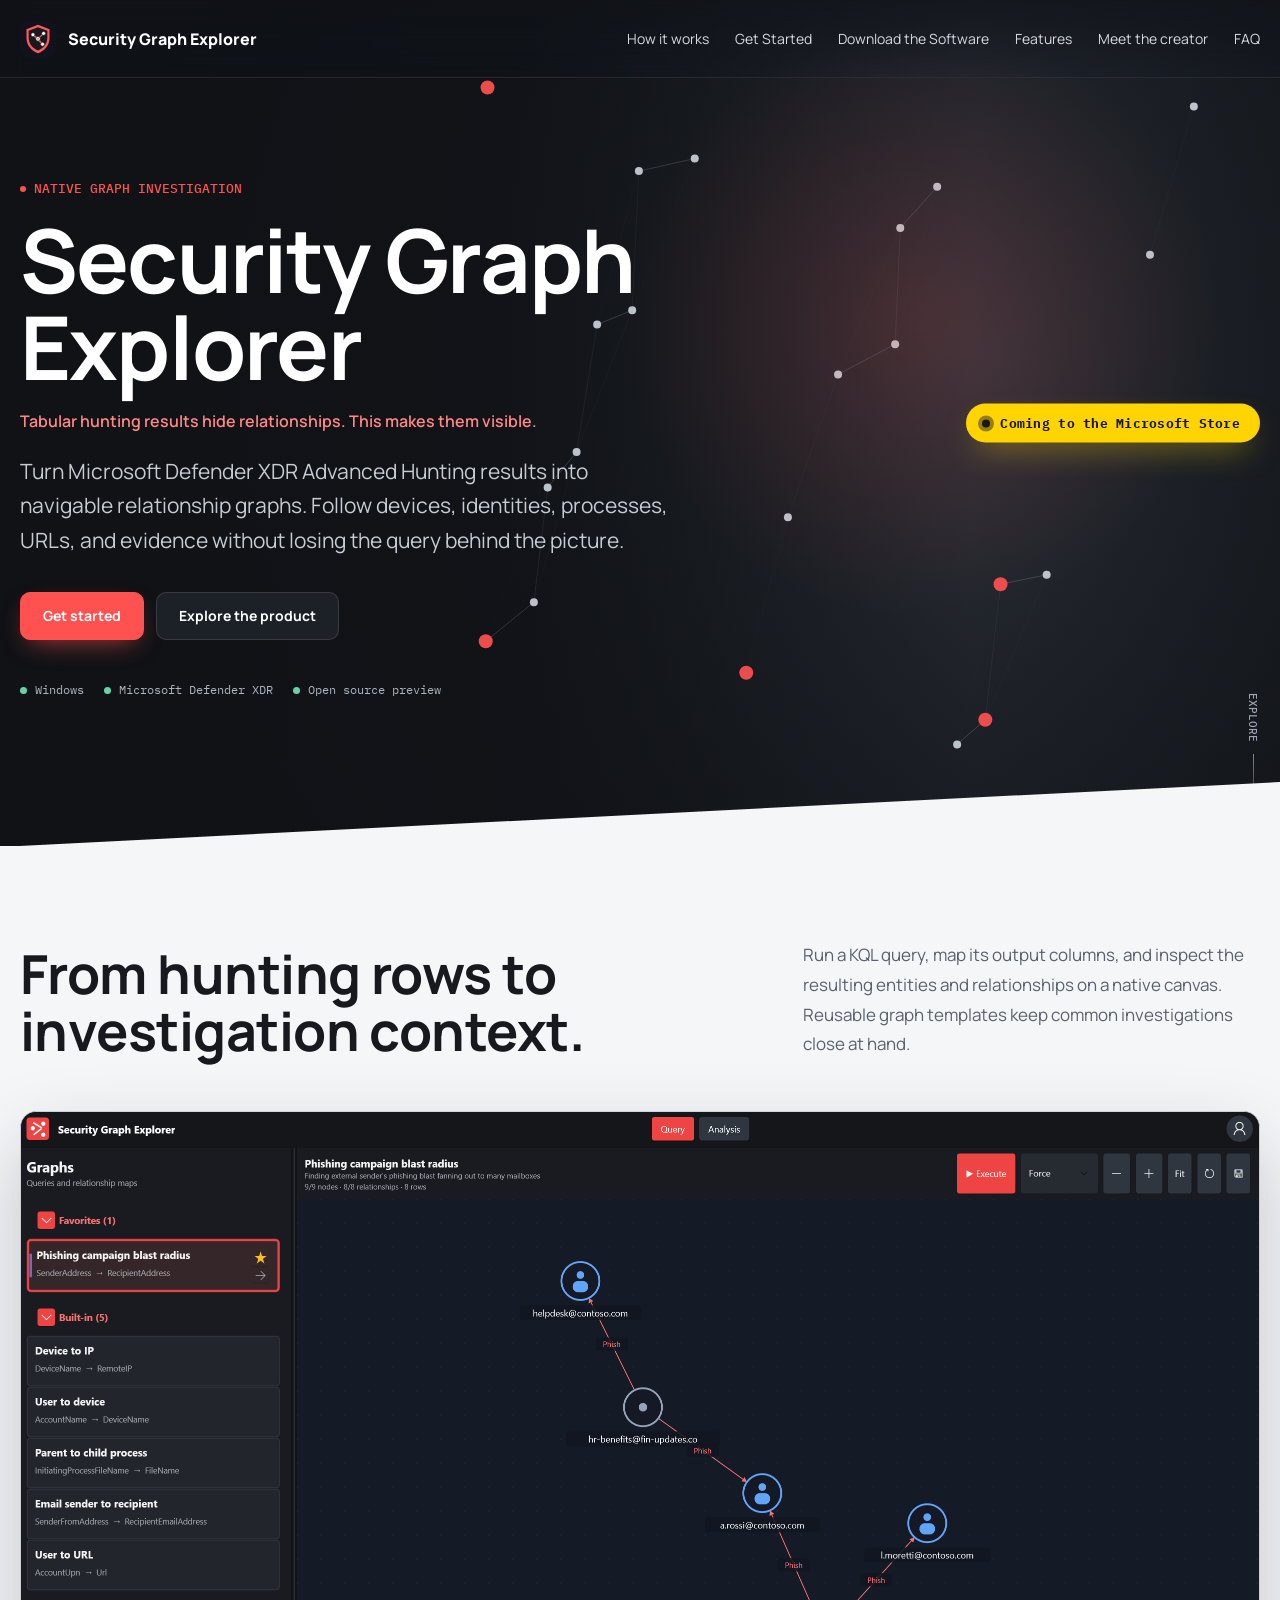
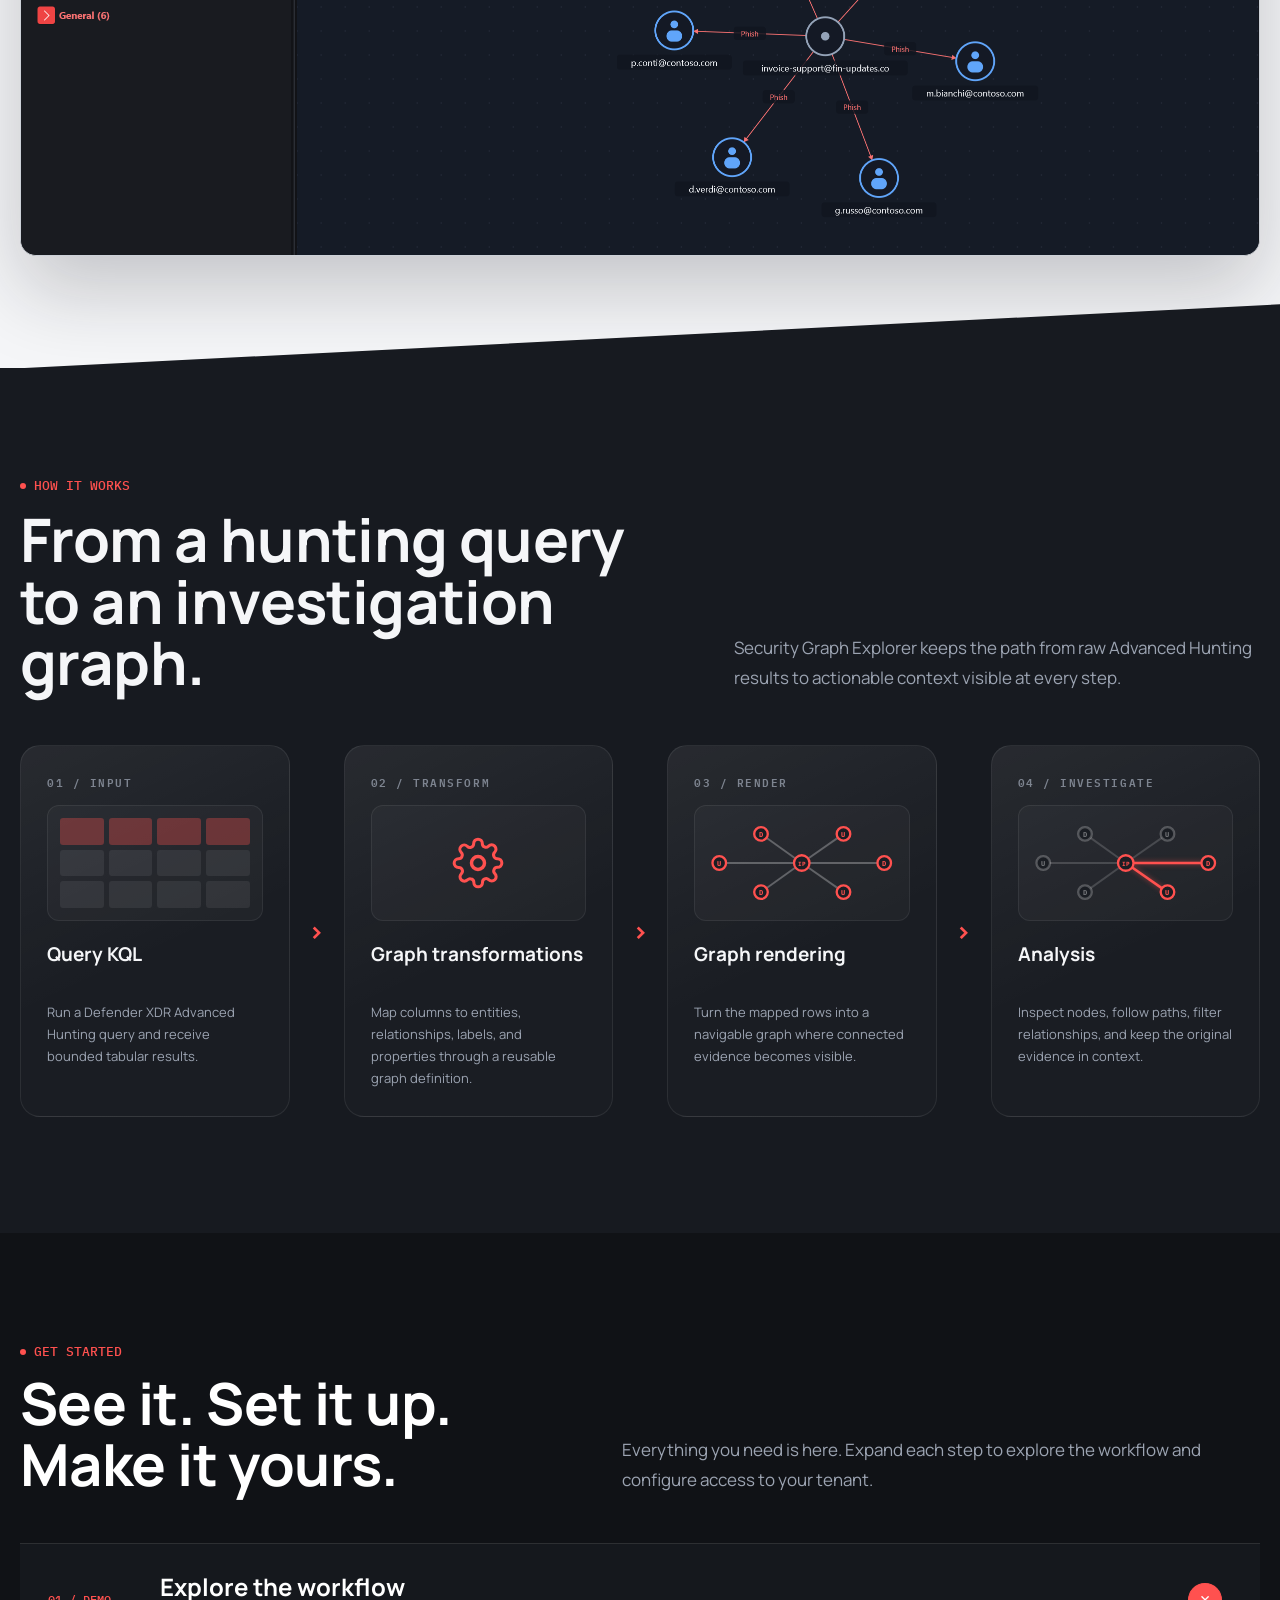
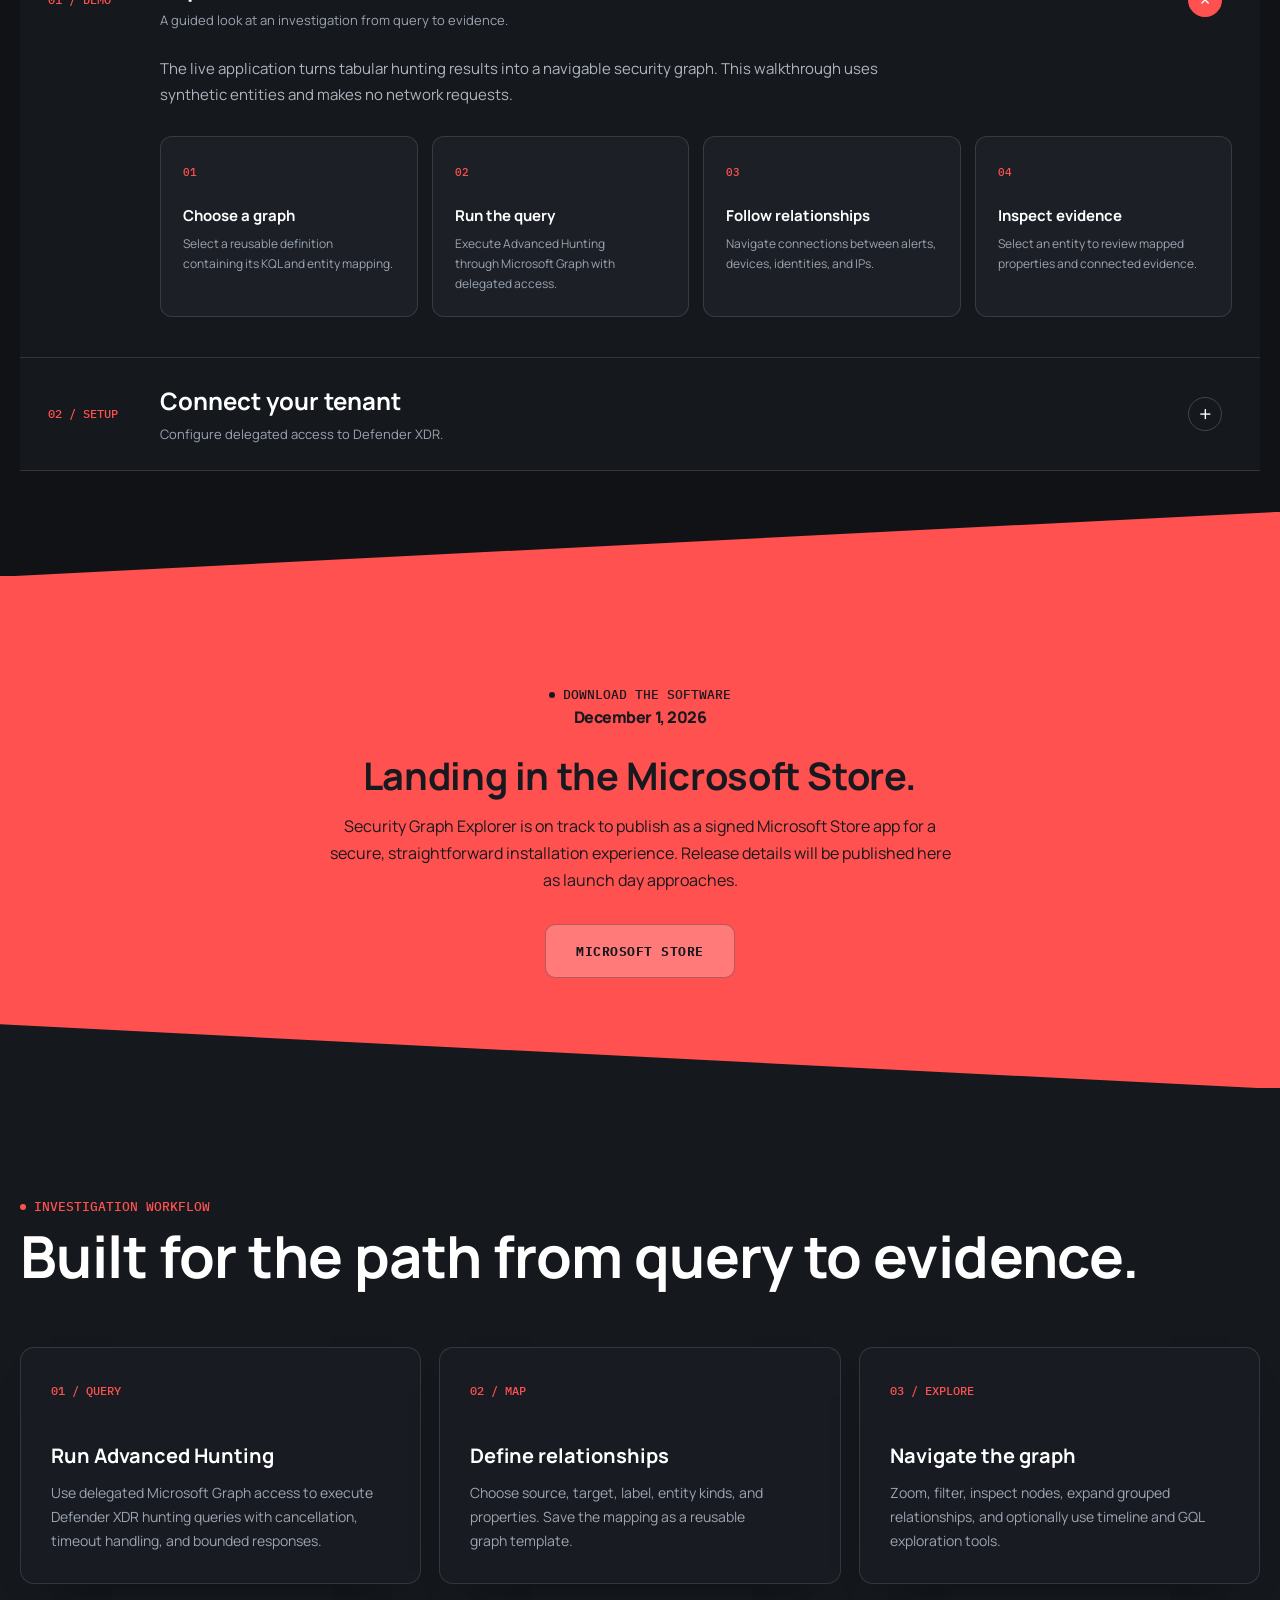
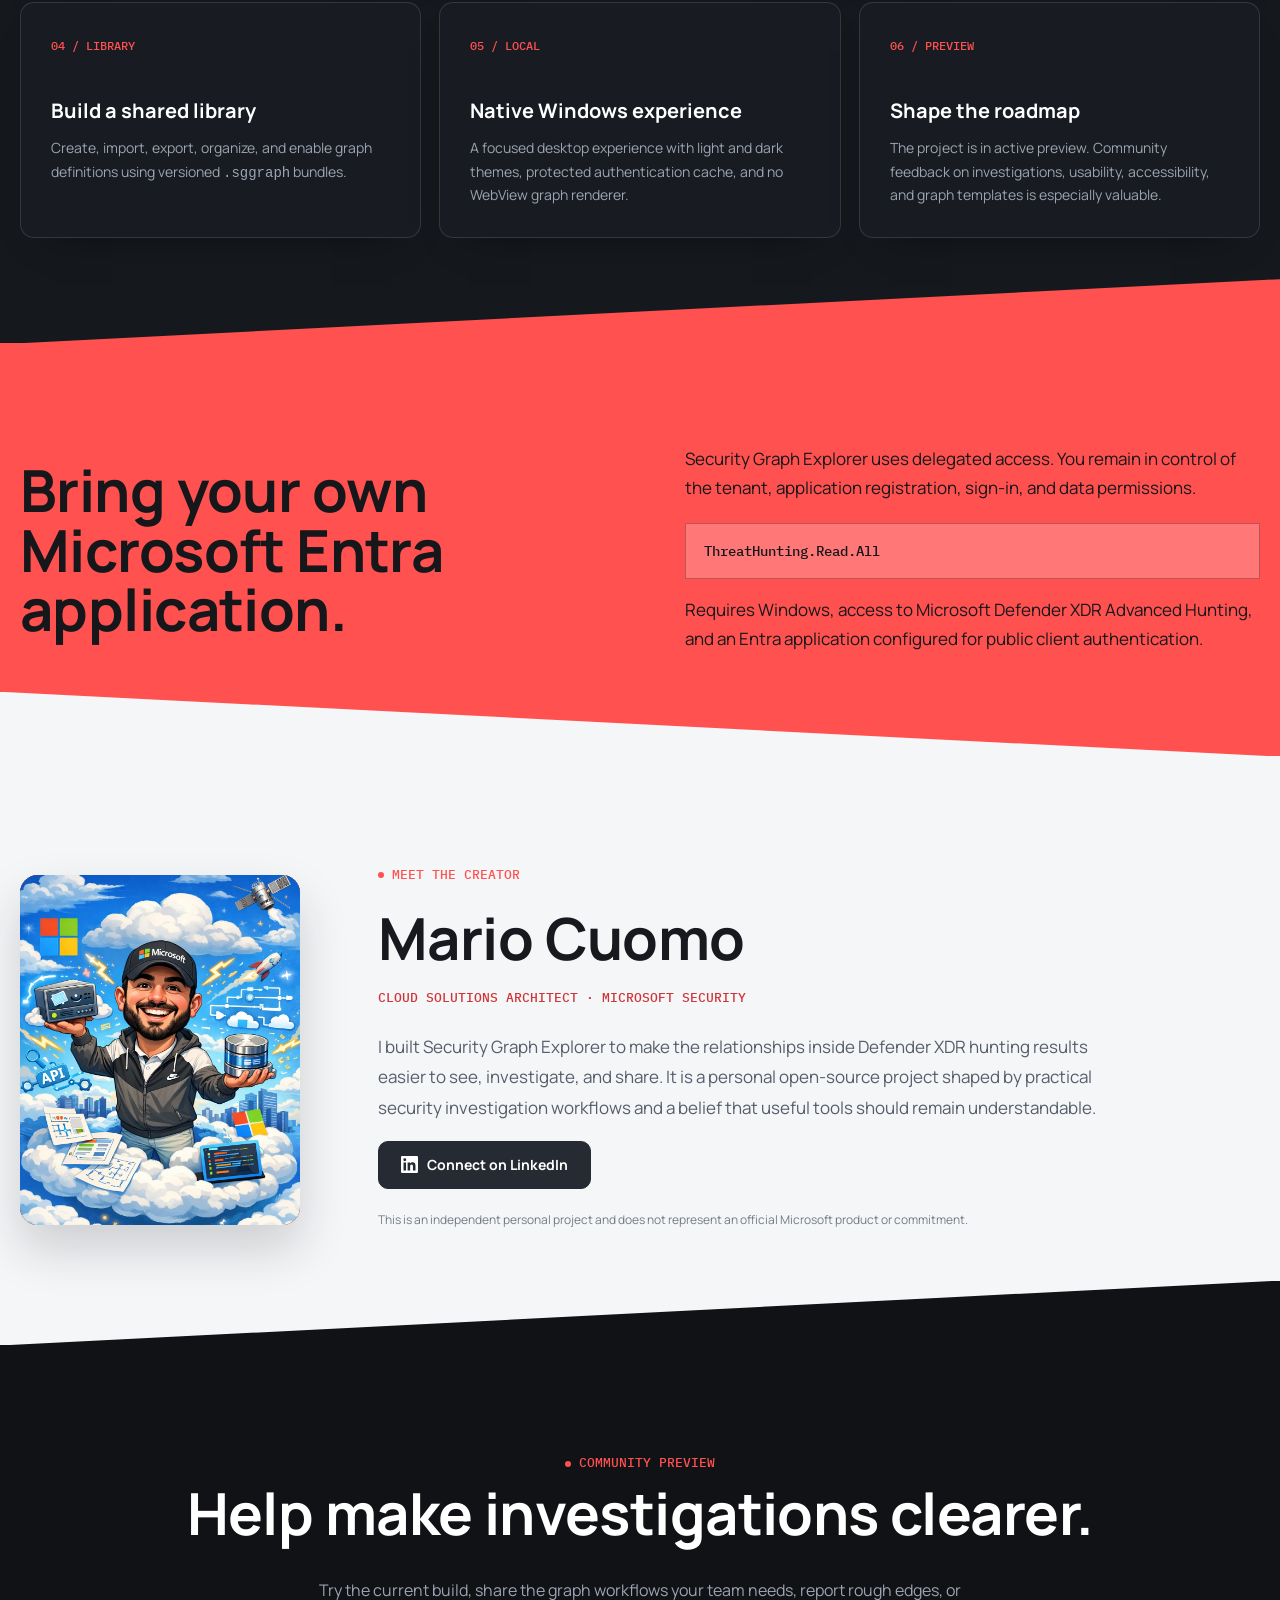
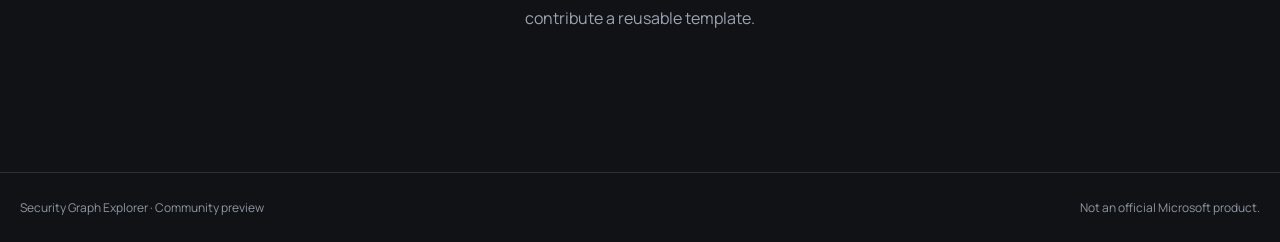
<file: index.html>
<!doctype html>
<html lang="en">
<head>
  <meta charset="utf-8">
  <meta name="viewport" content="width=device-width, initial-scale=1">
  <meta name="description" content="Security Graph Explorer turns Microsoft Defender XDR Advanced Hunting results into interactive investigation graphs.">
  <meta name="author" content="Mario Cuomo">
  <meta name="theme-color" content="#101216">
  <meta property="og:title" content="Security Graph Explorer">
  <meta property="og:description" content="Security Graph Explorer turns Microsoft Defender XDR Advanced Hunting results into navigable investigation graphs, so you can see relationships instead of rows.">
  <meta property="og:type" content="website">
  <meta property="og:url" content="https://mariocuomo.github.io/Security-Graph-Explorer/">
  <meta property="og:image" content="https://mariocuomo.github.io/Security-Graph-Explorer/assets/POV.png">
  <meta property="og:image:width" content="2491">
  <meta property="og:image:height" content="1534">
  <meta name="twitter:card" content="summary_large_image">
  <meta name="twitter:title" content="Security Graph Explorer">
  <meta name="twitter:description" content="Security Graph Explorer turns Microsoft Defender XDR Advanced Hunting results into navigable investigation graphs, so you can see relationships instead of rows.">
  <meta name="twitter:image" content="https://mariocuomo.github.io/Security-Graph-Explorer/assets/POV.png">
  <title>Security Graph Explorer</title>
  <link rel="icon" href="assets/logo.svg" type="image/svg+xml">
  <link rel="preconnect" href="https://fonts.googleapis.com">
  <link rel="preconnect" href="https://fonts.gstatic.com" crossorigin>
  <link href="https://fonts.googleapis.com/css2?family=IBM+Plex+Mono:wght@400;500&family=Manrope:wght@400;500;600;700;800&display=swap" rel="stylesheet">
  <link rel="stylesheet" href="assets/styles.css">
</head>
<body>
  <div class="scroll-progress" aria-hidden="true"></div>
  <!-- Add an anonymized screenshot as assets/security-graph-explorer.png when it is ready. -->
  <header class="topbar">
    <nav class="nav wrap" aria-label="Main navigation">
      <a class="brand" href="#top"><img src="assets/logo.svg" alt=""><span>Security Graph Explorer</span></a>
      <div class="nav-links">
        <a href="#how-it-works">How it works</a>
        <a href="#get-started">Get Started</a>
        <a href="#download">Download the Software</a>
        <a href="#features">Features</a>
        <a href="#creator">Meet the creator</a>
        <a href="faq.html">FAQ</a>
      </div>
    </nav>
  </header>

  <main id="top">
    <section class="hero">
      <canvas id="graph-canvas" aria-hidden="true"></canvas>
      <div class="hero-glow" aria-hidden="true"></div>
      <div class="wrap">
        <a class="hero-badge" href="#download">
          <span class="dot" aria-hidden="true"></span>
          Coming to the Microsoft Store
        </a>
        <div class="hero-copy">
          <div class="eyebrow">Native graph investigation</div>
          <h1>Security Graph Explorer</h1>
          <p class="hero-why">Tabular hunting results hide relationships. This makes them visible.</p>
          <p class="lede">Turn Microsoft Defender XDR Advanced Hunting results into navigable relationship graphs. Follow devices, identities, processes, URLs, and evidence without losing the query behind the picture.</p>
          <div class="actions">
            <a class="button primary" href="#get-started">Get started</a>
            <a class="button" href="#product">Explore the product</a>
          </div>
          <div class="hero-meta">
            <span>Windows</span><span>Microsoft Defender XDR</span><span>Open source preview</span>
          </div>
        </div>
      </div>
      <a class="scroll-cue" href="#product">Explore</a>
    </section>

    <section class="product section-rise" id="product">
      <div class="wrap">
        <div class="section-head reveal">
          <h2>From hunting rows to investigation context.</h2>
          <p>Run a KQL query, map its output columns, and inspect the resulting entities and relationships on a native canvas. Reusable graph templates keep common investigations close at hand.</p>
        </div>
        <div class="screen reveal" id="product-screen">
          <img src="assets/POV.png" alt="Security Graph Explorer showing alert evidence connected to a device and remote IP address">
        </div>
      </div>
    </section>

    <section class="process section-rise" id="how-it-works">
      <div class="wrap">
        <div class="process-head reveal">
          <div>
            <div class="eyebrow">How it works</div>
            <h2>From a hunting query to an investigation graph.</h2>
          </div>
          <p>Security Graph Explorer keeps the path from raw Advanced Hunting results to actionable context visible at every step.</p>
        </div>
        <div class="process-flow" aria-label="Security Graph Explorer workflow">
          <article class="process-step reveal">
            <span class="process-index">01 / INPUT</span>
            <div class="step-viz viz-table" aria-hidden="true">
              <span></span><span></span><span></span><span></span>
              <span></span><span></span><span></span><span></span>
              <span></span><span></span><span></span><span></span>
            </div>
            <h3>Query KQL</h3>
            <p>Run a Defender XDR Advanced Hunting query and receive bounded tabular results.</p>
          </article>
          <div class="process-arrow" aria-hidden="true">&gt;</div>
          <article class="process-step reveal">
            <span class="process-index">02 / TRANSFORM</span>
            <div class="step-viz viz-gear" aria-hidden="true">
              <svg viewBox="0 0 24 24">
                <circle class="gear-hub" cx="12" cy="12" r="3"/>
                <path class="gear-teeth" d="M19.4 15a1.65 1.65 0 00.33 1.82l.06.06a2 2 0 11-2.83 2.83l-.06-.06a1.65 1.65 0 00-1.82-.33 1.65 1.65 0 00-1 1.51V21a2 2 0 01-4 0v-.09A1.65 1.65 0 009 19.4a1.65 1.65 0 00-1.82.33l-.06.06a2 2 0 11-2.83-2.83l.06-.06a1.65 1.65 0 00.33-1.82 1.65 1.65 0 00-1.51-1H3a2 2 0 010-4h.09A1.65 1.65 0 004.6 9a1.65 1.65 0 00-.33-1.82l-.06-.06a2 2 0 112.83-2.83l.06.06a1.65 1.65 0 001.82.33H9a1.65 1.65 0 001-1.51V3a2 2 0 014 0v.09a1.65 1.65 0 001 1.51 1.65 1.65 0 001.82-.33l.06-.06a2 2 0 112.83 2.83l-.06.06a1.65 1.65 0 00-.33 1.82V9a1.65 1.65 0 001.51 1H21a2 2 0 010 4h-.09a1.65 1.65 0 00-1.51 1z"/>
              </svg>
            </div>
            <h3>Graph transformations</h3>
            <p>Map columns to entities, relationships, labels, and properties through a reusable graph definition.</p>
          </article>
          <div class="process-arrow" aria-hidden="true">&gt;</div>
          <article class="process-step reveal">
            <span class="process-index">03 / RENDER</span>
            <div class="step-viz viz-graph" aria-hidden="true">
              <svg viewBox="0 0 220 100" preserveAspectRatio="xMidYMid meet">
                <line class="vedge" x1="110" y1="50" x2="195" y2="50"/>
                <line class="vedge" x1="110" y1="50" x2="153" y2="80"/>
                <line class="vedge" x1="110" y1="50" x2="68" y2="80"/>
                <line class="vedge" x1="110" y1="50" x2="25" y2="50"/>
                <line class="vedge" x1="110" y1="50" x2="68" y2="20"/>
                <line class="vedge" x1="110" y1="50" x2="153" y2="20"/>
                <circle class="vnode hub" cx="110" cy="50" r="8"/>
                <circle class="vnode" cx="195" cy="50" r="7"/>
                <circle class="vnode" cx="153" cy="80" r="7"/>
                <circle class="vnode" cx="68" cy="80" r="7"/>
                <circle class="vnode" cx="25" cy="50" r="7"/>
                <circle class="vnode" cx="68" cy="20" r="7"/>
                <circle class="vnode" cx="153" cy="20" r="7"/>
                <text class="vlabel hub-label" x="110" y="53">IP</text>
                <text class="vlabel" x="195" y="53">D</text>
                <text class="vlabel" x="153" y="83">U</text>
                <text class="vlabel" x="68" y="83">D</text>
                <text class="vlabel" x="25" y="53">U</text>
                <text class="vlabel" x="68" y="23">D</text>
                <text class="vlabel" x="153" y="23">U</text>
              </svg>
            </div>
            <h3>Graph rendering</h3>
            <p>Turn the mapped rows into a navigable graph where connected evidence becomes visible.</p>
          </article>
          <div class="process-arrow" aria-hidden="true">&gt;</div>
          <article class="process-step reveal">
            <span class="process-index">04 / INVESTIGATE</span>
            <div class="step-viz viz-graph viz-path" aria-hidden="true">
              <svg viewBox="0 0 220 100" preserveAspectRatio="xMidYMid meet">
                <line class="vedge active" x1="110" y1="50" x2="195" y2="50"/>
                <line class="vedge active" x1="110" y1="50" x2="153" y2="80"/>
                <line class="vedge dim" x1="110" y1="50" x2="68" y2="80"/>
                <line class="vedge dim" x1="110" y1="50" x2="25" y2="50"/>
                <line class="vedge dim" x1="110" y1="50" x2="68" y2="20"/>
                <line class="vedge dim" x1="110" y1="50" x2="153" y2="20"/>
                <circle class="vnode hub active" cx="110" cy="50" r="8"/>
                <circle class="vnode active" cx="195" cy="50" r="7"/>
                <circle class="vnode active" cx="153" cy="80" r="7"/>
                <circle class="vnode dim" cx="68" cy="80" r="7"/>
                <circle class="vnode dim" cx="25" cy="50" r="7"/>
                <circle class="vnode dim" cx="68" cy="20" r="7"/>
                <circle class="vnode dim" cx="153" cy="20" r="7"/>
                <text class="vlabel hub-label active" x="110" y="53">IP</text>
                <text class="vlabel active" x="195" y="53">D</text>
                <text class="vlabel active" x="153" y="83">U</text>
                <text class="vlabel dim" x="68" y="83">D</text>
                <text class="vlabel dim" x="25" y="53">U</text>
                <text class="vlabel dim" x="68" y="23">D</text>
                <text class="vlabel dim" x="153" y="23">U</text>
              </svg>
            </div>
            <h3>Analysis</h3>
            <p>Inspect nodes, follow paths, filter relationships, and keep the original evidence in context.</p>
          </article>
        </div>
      </div>
    </section>

    <section id="get-started" aria-label="Get started">
      <div>
        <div class="get-started">
          <div class="wrap">
            <div class="get-started-head reveal">
              <div><div class="eyebrow">Get started</div><h2>See it. Set it up. Make it yours.</h2></div>
              <p>Everything you need is here. Expand each step to explore the workflow and configure access to your tenant.</p>
            </div>
            <div class="start-accordion">
              <details class="start-panel" open>
                <summary><span class="start-index">01 / DEMO</span><span class="start-summary"><strong>Explore the workflow</strong><span>A guided look at an investigation from query to evidence.</span></span><span class="expand-icon" aria-hidden="true">+</span></summary>
                <div class="panel-content"><p class="panel-intro">The live application turns tabular hunting results into a navigable security graph. This walkthrough uses synthetic entities and makes no network requests.</p><div class="demo-steps">
                  <div class="demo-step"><span>01</span><strong>Choose a graph</strong><p>Select a reusable definition containing its KQL and entity mapping.</p></div><div class="demo-step"><span>02</span><strong>Run the query</strong><p>Execute Advanced Hunting through Microsoft Graph with delegated access.</p></div><div class="demo-step"><span>03</span><strong>Follow relationships</strong><p>Navigate connections between alerts, devices, identities, and IPs.</p></div><div class="demo-step"><span>04</span><strong>Inspect evidence</strong><p>Select an entity to review mapped properties and connected evidence.</p></div>
                </div></div>
              </details>
              <details class="start-panel">
                <summary><span class="start-index">02 / SETUP</span><span class="start-summary"><strong>Connect your tenant</strong><span>Configure delegated access to Defender XDR.</span></span><span class="expand-icon" aria-hidden="true">+</span></summary>
                <div class="panel-content"><p class="panel-intro">You need Windows 10 1809 or later, Defender XDR Advanced Hunting access, and permission to register or request an application in Microsoft Entra.</p><div class="setup-list">
                  <div class="setup-item"><span>01 / REGISTER</span><h3>Create a public client application</h3><p>Create an app registration for accounts in your organization.</p></div><div class="setup-item"><span>02 / AUTHENTICATE</span><h3>Configure desktop authentication</h3><p>Add the desktop redirect URI and enable public client flows.</p></div><div class="setup-item"><span>03 / AUTHORIZE</span><h3>Grant delegated access</h3><p>Add ThreatHunting.Read.All and obtain consent according to tenant policy.</p></div><div class="setup-item"><span>04 / CONNECT</span><h3>Sign in from the app</h3><p>Enter tenant ID and client ID in Settings, sign in, then execute a graph.</p></div>
                </div><div class="setup-values"><code>Redirect: http://localhost</code><code>ThreatHunting.Read.All</code><code>No client secret</code></div></div>
              </details>
            </div>
          </div>
        </div>
      </div>
    </section>

    <section class="download section-rise" id="download">
      <div class="wrap download-center reveal">
        <div class="eyebrow">Download the software</div>
        <p class="release-date">December 1, 2026</p>
        <h2>Landing in the Microsoft Store.</h2>
        <p>Security Graph Explorer is on track to publish as a signed Microsoft Store app for a secure, straightforward installation experience. Release details will be published here as launch day approaches.</p>
        <span class="download-status">Microsoft Store</span>
      </div>
    </section>

    <section class="features section-rise reverse" id="features">
      <div class="wrap">
        <div class="eyebrow reveal">Investigation workflow</div>
        <h2 class="reveal">Built for the path from query to evidence.</h2>
        <div class="feature-grid">
          <article class="feature reveal"><span class="feature-index">01 / QUERY</span><h3>Run Advanced Hunting</h3><p>Use delegated Microsoft Graph access to execute Defender XDR hunting queries with cancellation, timeout handling, and bounded responses.</p></article>
          <article class="feature reveal"><span class="feature-index">02 / MAP</span><h3>Define relationships</h3><p>Choose source, target, label, entity kinds, and properties. Save the mapping as a reusable graph template.</p></article>
          <article class="feature reveal"><span class="feature-index">03 / EXPLORE</span><h3>Navigate the graph</h3><p>Zoom, filter, inspect nodes, expand grouped relationships, and optionally use timeline and GQL exploration tools.</p></article>
          <article class="feature reveal"><span class="feature-index">04 / LIBRARY</span><h3>Build a shared library</h3><p>Create, import, export, organize, and enable graph definitions using versioned <code>.sggraph</code> bundles.</p></article>
          <article class="feature reveal"><span class="feature-index">05 / LOCAL</span><h3>Native Windows experience</h3><p>A focused desktop experience with light and dark themes, protected authentication cache, and no WebView graph renderer.</p></article>
          <article class="feature reveal"><span class="feature-index">06 / PREVIEW</span><h3>Shape the roadmap</h3><p>The project is in active preview. Community feedback on investigations, usability, accessibility, and graph templates is especially valuable.</p></article>
        </div>
      </div>
    </section>

    <section class="access section-rise" id="access">
      <div class="wrap access-grid">
        <h2 class="reveal from-left">Bring your own Microsoft Entra application.</h2>
        <div class="reveal from-right">
          <p>Security Graph Explorer uses delegated access. You remain in control of the tenant, application registration, sign-in, and data permissions.</p>
          <code>ThreatHunting.Read.All</code>
          <p>Requires Windows, access to Microsoft Defender XDR Advanced Hunting, and an Entra application configured for public client authentication.</p>
        </div>
      </div>
    </section>

    <section class="creator section-rise reverse" id="creator">
      <div class="wrap creator-grid">
        <div class="creator-mark reveal from-left">
          <img src="assets/Mario.jpeg" alt="Illustration of Mario Cuomo">
        </div>
        <div class="reveal from-right">
          <div class="eyebrow">Meet the creator</div>
          <h2>Mario Cuomo</h2>
          <p class="creator-role">Cloud Solutions Architect · Microsoft Security</p>
          <p class="creator-copy">I built Security Graph Explorer to make the relationships inside Defender XDR hunting results easier to see, investigate, and share. It is a personal open-source project shaped by practical security investigation workflows and a belief that useful tools should remain understandable.</p>
          <div class="creator-actions">
            <a class="button" href="https://www.linkedin.com/in/mariocuomo/" aria-label="Connect with Mario Cuomo on LinkedIn"><svg viewBox="0 0 24 24" aria-hidden="true"><path d="M20.45 20.45h-3.56v-5.57c0-1.33-.03-3.04-1.85-3.04-1.85 0-2.14 1.45-2.14 2.94v5.67H9.35V9h3.41v1.56h.05c.48-.9 1.64-1.85 3.37-1.85 3.6 0 4.27 2.37 4.27 5.46v6.28ZM5.34 7.43a2.06 2.06 0 1 1 0-4.12 2.06 2.06 0 0 1 0 4.12Zm1.78 13.02H3.56V9h3.56v11.45ZM22.23 0H1.77C.79 0 0 .77 0 1.73v20.54C0 23.23.79 24 1.77 24h20.46c.98 0 1.77-.77 1.77-1.73V1.73C24 .77 23.21 0 22.23 0Z"/></svg><span>Connect on LinkedIn</span></a>
          </div>
          <p class="creator-note">This is an independent personal project and does not represent an official Microsoft product or commitment.</p>
        </div>
      </div>
    </section>

    <section class="community section-rise" id="community">
      <div class="wrap reveal">
        <div class="eyebrow">Community preview</div>
        <h2>Help make investigations clearer.</h2>
        <p>Try the current build, share the graph workflows your team needs, report rough edges, or contribute a reusable template.</p>
      </div>
    </section>
  </main>

  <footer>
    <div class="footer-inner wrap"><span>Security Graph Explorer · Community preview</span><span>Not an official Microsoft product.</span></div>
  </footer>

  <script src="assets/script.js"></script>
</body>
</html>
</file>
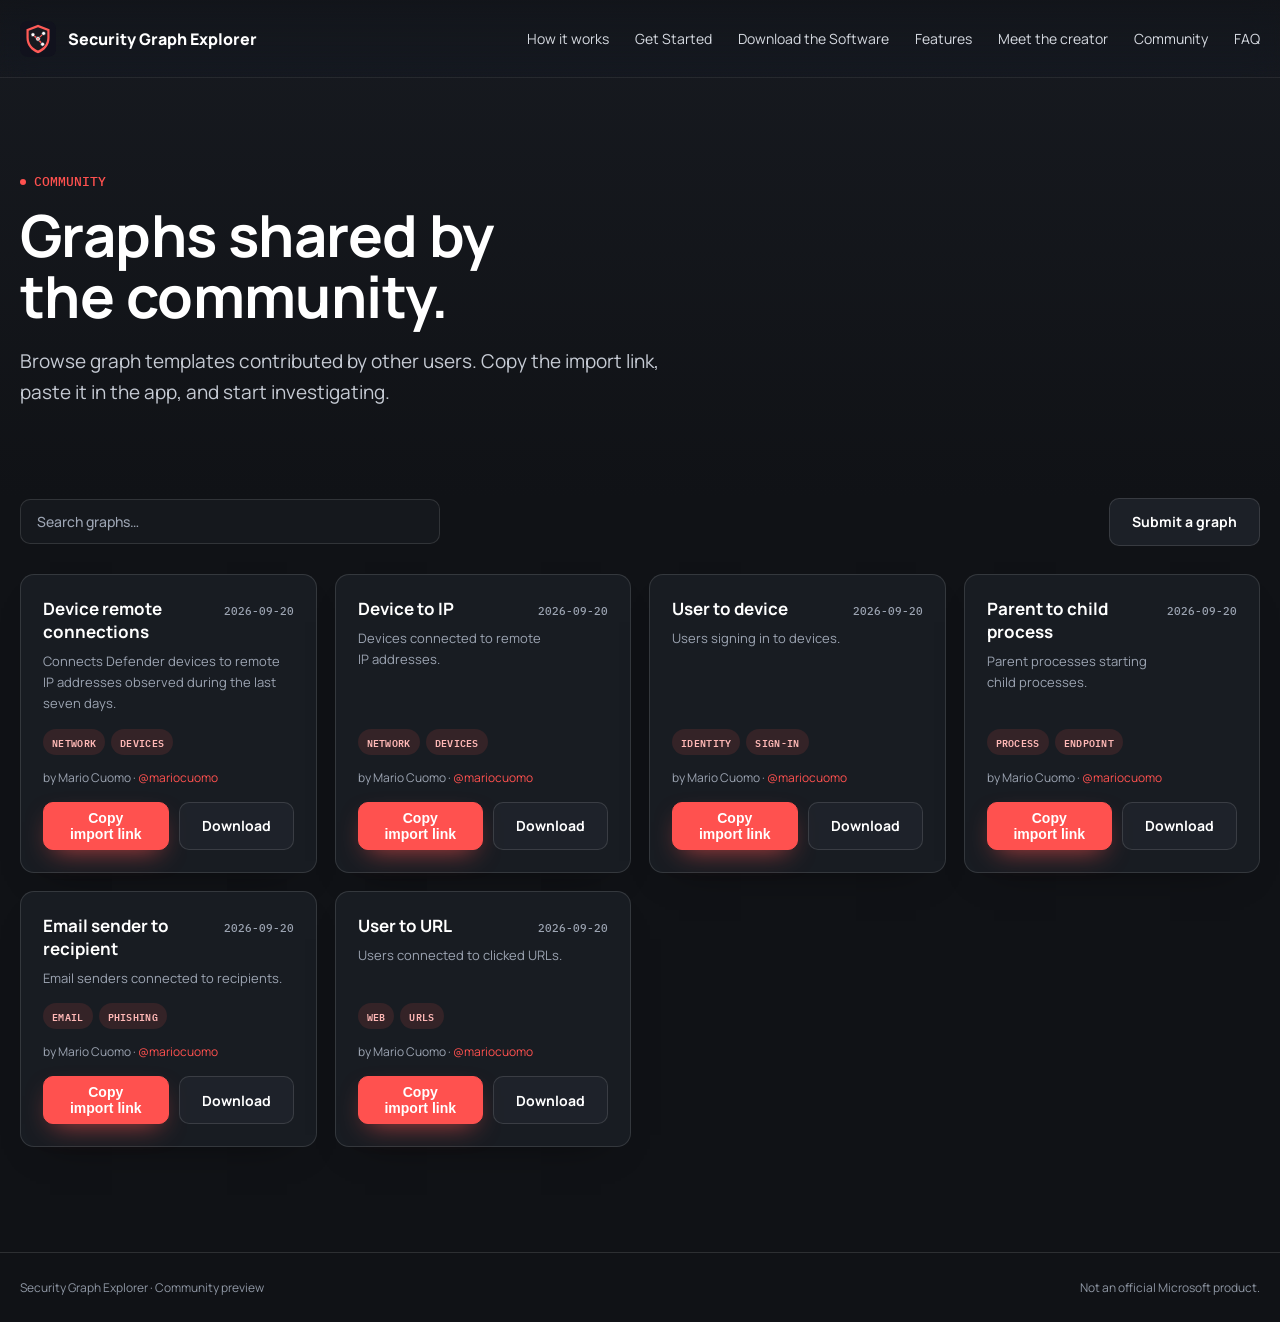
<file: community.html>
<!doctype html>
<html lang="en">
<head>
  <meta charset="utf-8">
  <meta name="viewport" content="width=device-width, initial-scale=1">
  <meta name="description" content="Browse graph templates shared by the Security Graph Explorer community and import them with one click.">
  <meta name="author" content="Mario Cuomo">
  <meta name="theme-color" content="#101216">
  <meta property="og:title" content="Community graphs · Security Graph Explorer">
  <meta property="og:description" content="Browse graph templates shared by the Security Graph Explorer community and import them with one click.">
  <meta property="og:type" content="website">
  <title>Community graphs · Security Graph Explorer</title>
  <link rel="icon" href="assets/logo.svg" type="image/svg+xml">
  <link rel="preconnect" href="https://fonts.googleapis.com">
  <link rel="preconnect" href="https://fonts.gstatic.com" crossorigin>
  <link href="https://fonts.googleapis.com/css2?family=IBM+Plex+Mono:wght@400;500&family=Manrope:wght@400;500;600;700;800&display=swap" rel="stylesheet">
  <link rel="stylesheet" href="assets/styles.css">
</head>
<body>
  <div class="scroll-progress" aria-hidden="true"></div>
  <header class="topbar">
    <nav class="nav wrap" aria-label="Main navigation">
      <a class="brand" href="index.html#top"><img src="assets/logo.svg" alt=""><span>Security Graph Explorer</span></a>
      <div class="nav-links">
        <a href="index.html#how-it-works">How it works</a>
        <a href="index.html#get-started">Get Started</a>
        <a href="index.html#download">Download the Software</a>
        <a href="index.html#features">Features</a>
        <a href="index.html#creator">Meet the creator</a>
        <a href="community.html">Community</a>
        <a href="faq.html">FAQ</a>
      </div>
    </nav>
  </header>

  <main>
    <section class="page-hero">
      <div class="wrap reveal">
        <div class="eyebrow">Community</div>
        <h1>Graphs shared by the community.</h1>
        <p>Browse graph templates contributed by other users. Copy the import link, paste it in the app, and start investigating.</p>
      </div>
    </section>

    <section class="community-list" aria-label="Community graphs">
      <div class="wrap">
        <div class="community-toolbar">
          <input type="search" id="community-search-input" placeholder="Search graphs…" aria-label="Search community graphs">
          <a class="button" href="https://github.com/mariocuomo/Security-Graph-Explorer/tree/main/docs/community-graphs" target="_blank" rel="noopener">Submit a graph</a>
        </div>
        <div id="community-grid" class="community-grid" aria-live="polite"></div>
        <p id="community-empty" class="community-empty">No matching graphs. Try a different search term.</p>
        <p id="community-error" class="community-empty">Couldn't load the community index right now. Please try again later.</p>
      </div>
    </section>
  </main>

  <footer>
    <div class="footer-inner wrap"><span>Security Graph Explorer · Community preview</span><span>Not an official Microsoft product.</span></div>
  </footer>

  <script src="assets/script.js"></script>
  <script src="assets/community.js"></script>
</body>
</html>
</file>
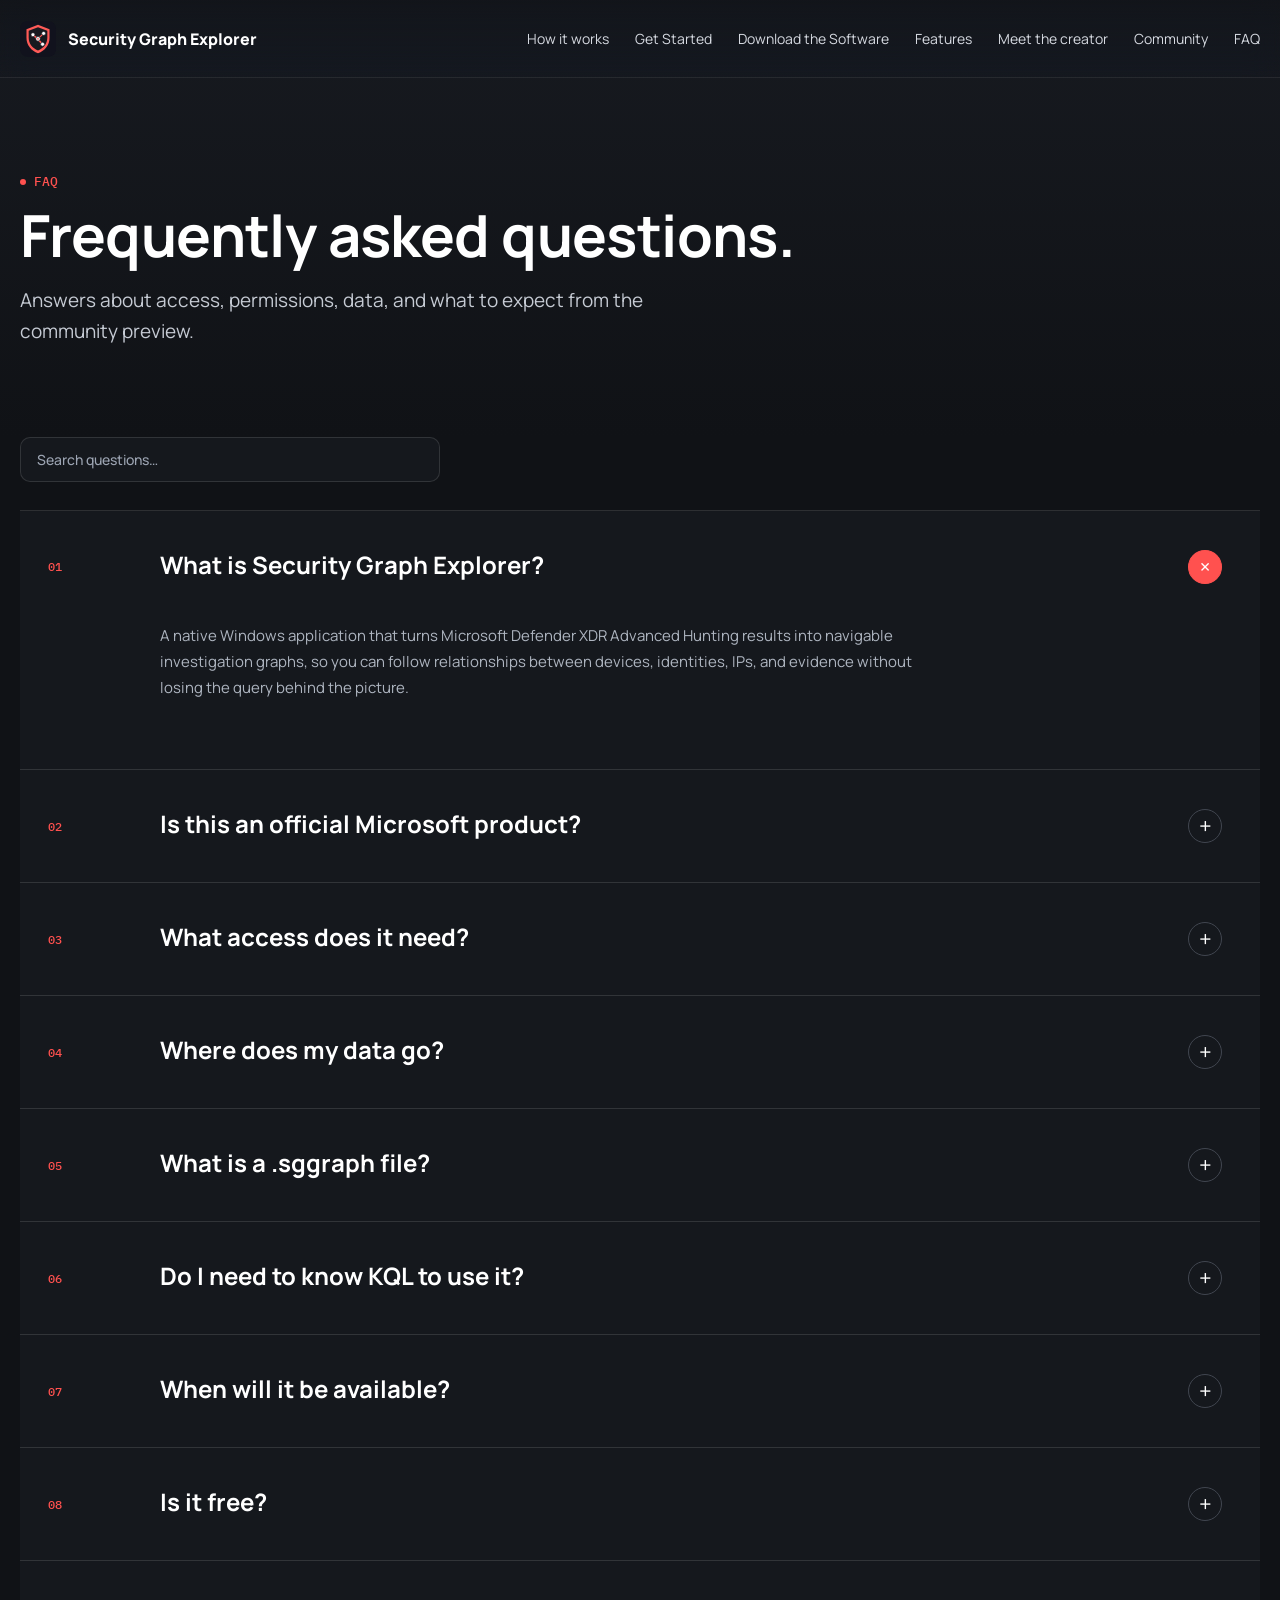
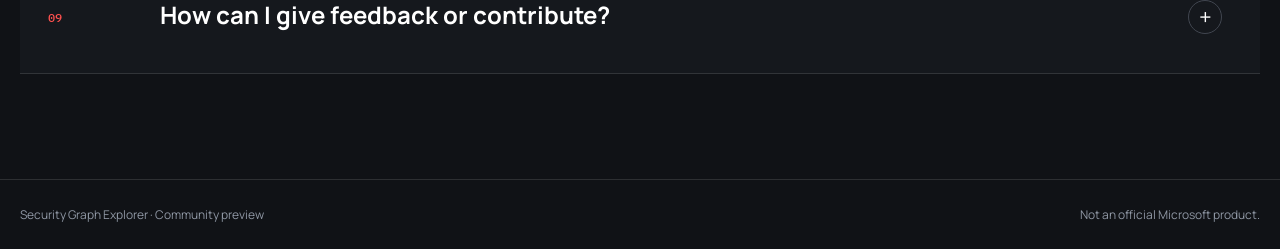
<file: faq.html>
<!doctype html>
<html lang="en">
<head>
  <meta charset="utf-8">
  <meta name="viewport" content="width=device-width, initial-scale=1">
  <meta name="description" content="Frequently asked questions about Security Graph Explorer: access, permissions, data, and availability.">
  <meta name="theme-color" content="#101216">
  <meta property="og:title" content="FAQ · Security Graph Explorer">
  <meta property="og:description" content="Answers about access, permissions, data, and what to expect from the preview.">
  <meta property="og:type" content="website">
  <title>FAQ · Security Graph Explorer</title>
  <link rel="icon" href="assets/logo.svg" type="image/svg+xml">
  <link rel="preconnect" href="https://fonts.googleapis.com">
  <link rel="preconnect" href="https://fonts.gstatic.com" crossorigin>
  <link href="https://fonts.googleapis.com/css2?family=IBM+Plex+Mono:wght@400;500&family=Manrope:wght@400;500;600;700;800&display=swap" rel="stylesheet">
  <link rel="stylesheet" href="assets/styles.css">
</head>
<body>
  <div class="scroll-progress" aria-hidden="true"></div>
  <header class="topbar">
    <nav class="nav wrap" aria-label="Main navigation">
      <a class="brand" href="index.html#top"><img src="assets/logo.svg" alt=""><span>Security Graph Explorer</span></a>
      <div class="nav-links">
        <a href="index.html#how-it-works">How it works</a>
        <a href="index.html#get-started">Get Started</a>
        <a href="index.html#download">Download the Software</a>
        <a href="index.html#features">Features</a>
        <a href="index.html#creator">Meet the creator</a>
        <a href="community.html">Community</a>
        <a href="faq.html">FAQ</a>
      </div>
    </nav>
  </header>

  <main>
    <section class="page-hero">
      <div class="wrap reveal">
        <div class="eyebrow">FAQ</div>
        <h1>Frequently asked questions.</h1>
        <p>Answers about access, permissions, data, and what to expect from the community preview.</p>
      </div>
    </section>

    <section class="faq-list" aria-label="Frequently asked questions">
      <div class="wrap">
        <div class="faq-search">
          <input type="search" id="faq-search-input" placeholder="Search questions…" aria-label="Search frequently asked questions">
        </div>
        <div class="start-accordion">
          <details class="start-panel" open>
            <summary><span class="start-index">01</span><span class="start-summary"><strong>What is Security Graph Explorer?</strong></span><span class="expand-icon" aria-hidden="true">+</span></summary>
            <div class="panel-content"><p class="panel-intro">A native Windows application that turns Microsoft Defender XDR Advanced Hunting results into navigable investigation graphs, so you can follow relationships between devices, identities, IPs, and evidence without losing the query behind the picture.</p></div>
          </details>
          <details class="start-panel">
            <summary><span class="start-index">02</span><span class="start-summary"><strong>Is this an official Microsoft product?</strong></span><span class="expand-icon" aria-hidden="true">+</span></summary>
            <div class="panel-content"><p class="panel-intro">No. It is an independent, personal open-source project. It is not affiliated with, endorsed by, or sponsored by Microsoft.</p></div>
          </details>
          <details class="start-panel">
            <summary><span class="start-index">03</span><span class="start-summary"><strong>What access does it need?</strong></span><span class="expand-icon" aria-hidden="true">+</span></summary>
            <div class="panel-content"><p class="panel-intro">Delegated Microsoft Graph access with the <code>ThreatHunting.Read.All</code> permission. You bring your own Microsoft Entra application; there is no client secret and no shared backend.</p></div>
          </details>
          <details class="start-panel">
            <summary><span class="start-index">04</span><span class="start-summary"><strong>Where does my data go?</strong></span><span class="expand-icon" aria-hidden="true">+</span></summary>
            <div class="panel-content"><p class="panel-intro">Nowhere but your own tenant. Queries run through Microsoft Graph using your delegated credentials, and results stay on your device.</p></div>
          </details>
          <details class="start-panel">
            <summary><span class="start-index">05</span><span class="start-summary"><strong>What is a .sggraph file?</strong></span><span class="expand-icon" aria-hidden="true">+</span></summary>
            <div class="panel-content"><p class="panel-intro">A versioned bundle that stores a graph definition: its KQL query, column mapping, and display settings, so you can save, share, and reuse investigations.</p></div>
          </details>
          <details class="start-panel">
            <summary><span class="start-index">06</span><span class="start-summary"><strong>Do I need to know KQL to use it?</strong></span><span class="expand-icon" aria-hidden="true">+</span></summary>
            <div class="panel-content"><p class="panel-intro">Basic familiarity helps if you want to write custom queries, but the app ships with reusable graph templates so you can start investigating without writing KQL yourself.</p></div>
          </details>
          <details class="start-panel">
            <summary><span class="start-index">07</span><span class="start-summary"><strong>When will it be available?</strong></span><span class="expand-icon" aria-hidden="true">+</span></summary>
            <div class="panel-content"><p class="panel-intro">Security Graph Explorer is on track to publish as a Microsoft Store app on December 1, 2026. Until then, it is in active community preview.</p></div>
          </details>
          <details class="start-panel">
            <summary><span class="start-index">08</span><span class="start-summary"><strong>Is it free?</strong></span><span class="expand-icon" aria-hidden="true">+</span></summary>
            <div class="panel-content"><p class="panel-intro">Yes. It is a free, open-source preview project.</p></div>
          </details>
          <details class="start-panel">
            <summary><span class="start-index">09</span><span class="start-summary"><strong>How can I give feedback or contribute?</strong></span><span class="expand-icon" aria-hidden="true">+</span></summary>
            <div class="panel-content"><p class="panel-intro">Reach out through the creator's LinkedIn, linked from the <a href="index.html#creator">Meet the creator</a> section, with ideas, issues, or graph templates you would like to share.</p></div>
          </details>
        </div>
        <p class="faq-empty">No matching questions. Try a different search term.</p>
      </div>
    </section>
  </main>

  <footer>
    <div class="footer-inner wrap"><span>Security Graph Explorer · Community preview</span><span>Not an official Microsoft product.</span></div>
  </footer>

  <script src="assets/script.js"></script>
</body>
</html>
</file>
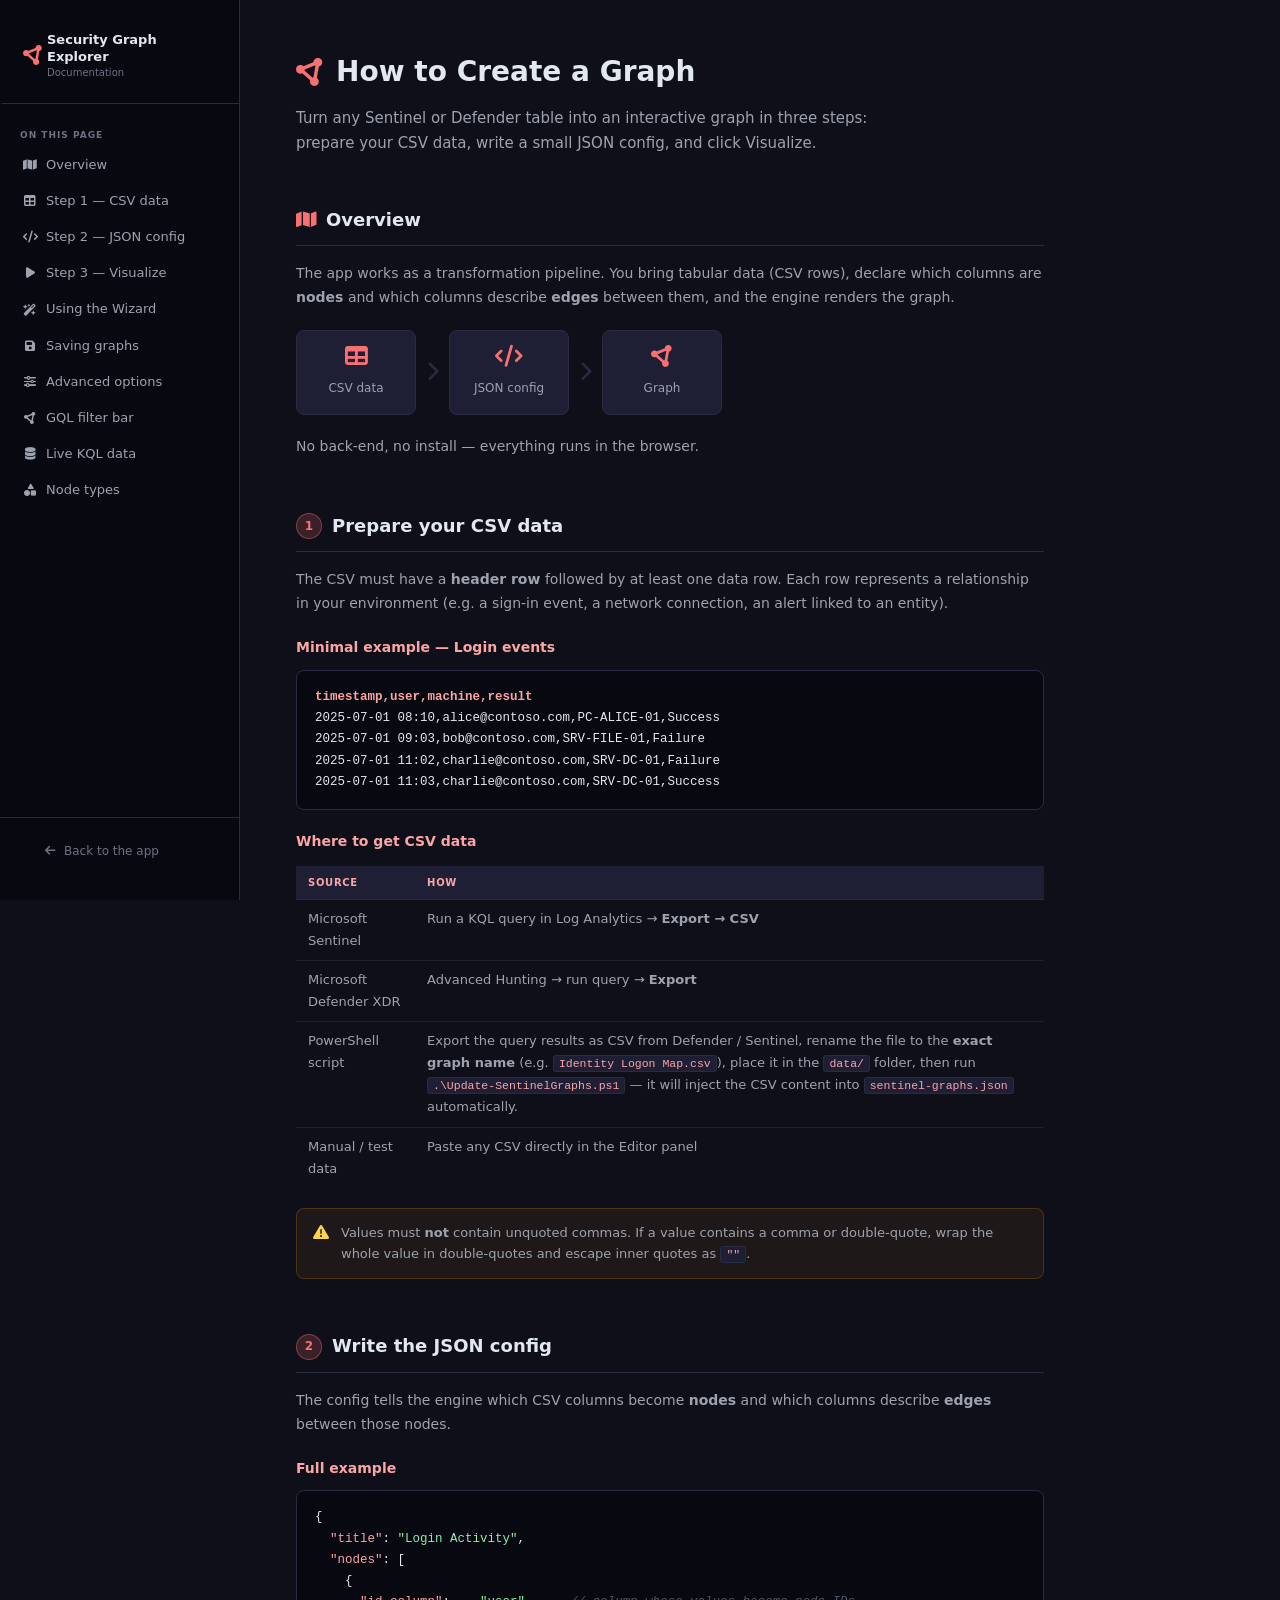
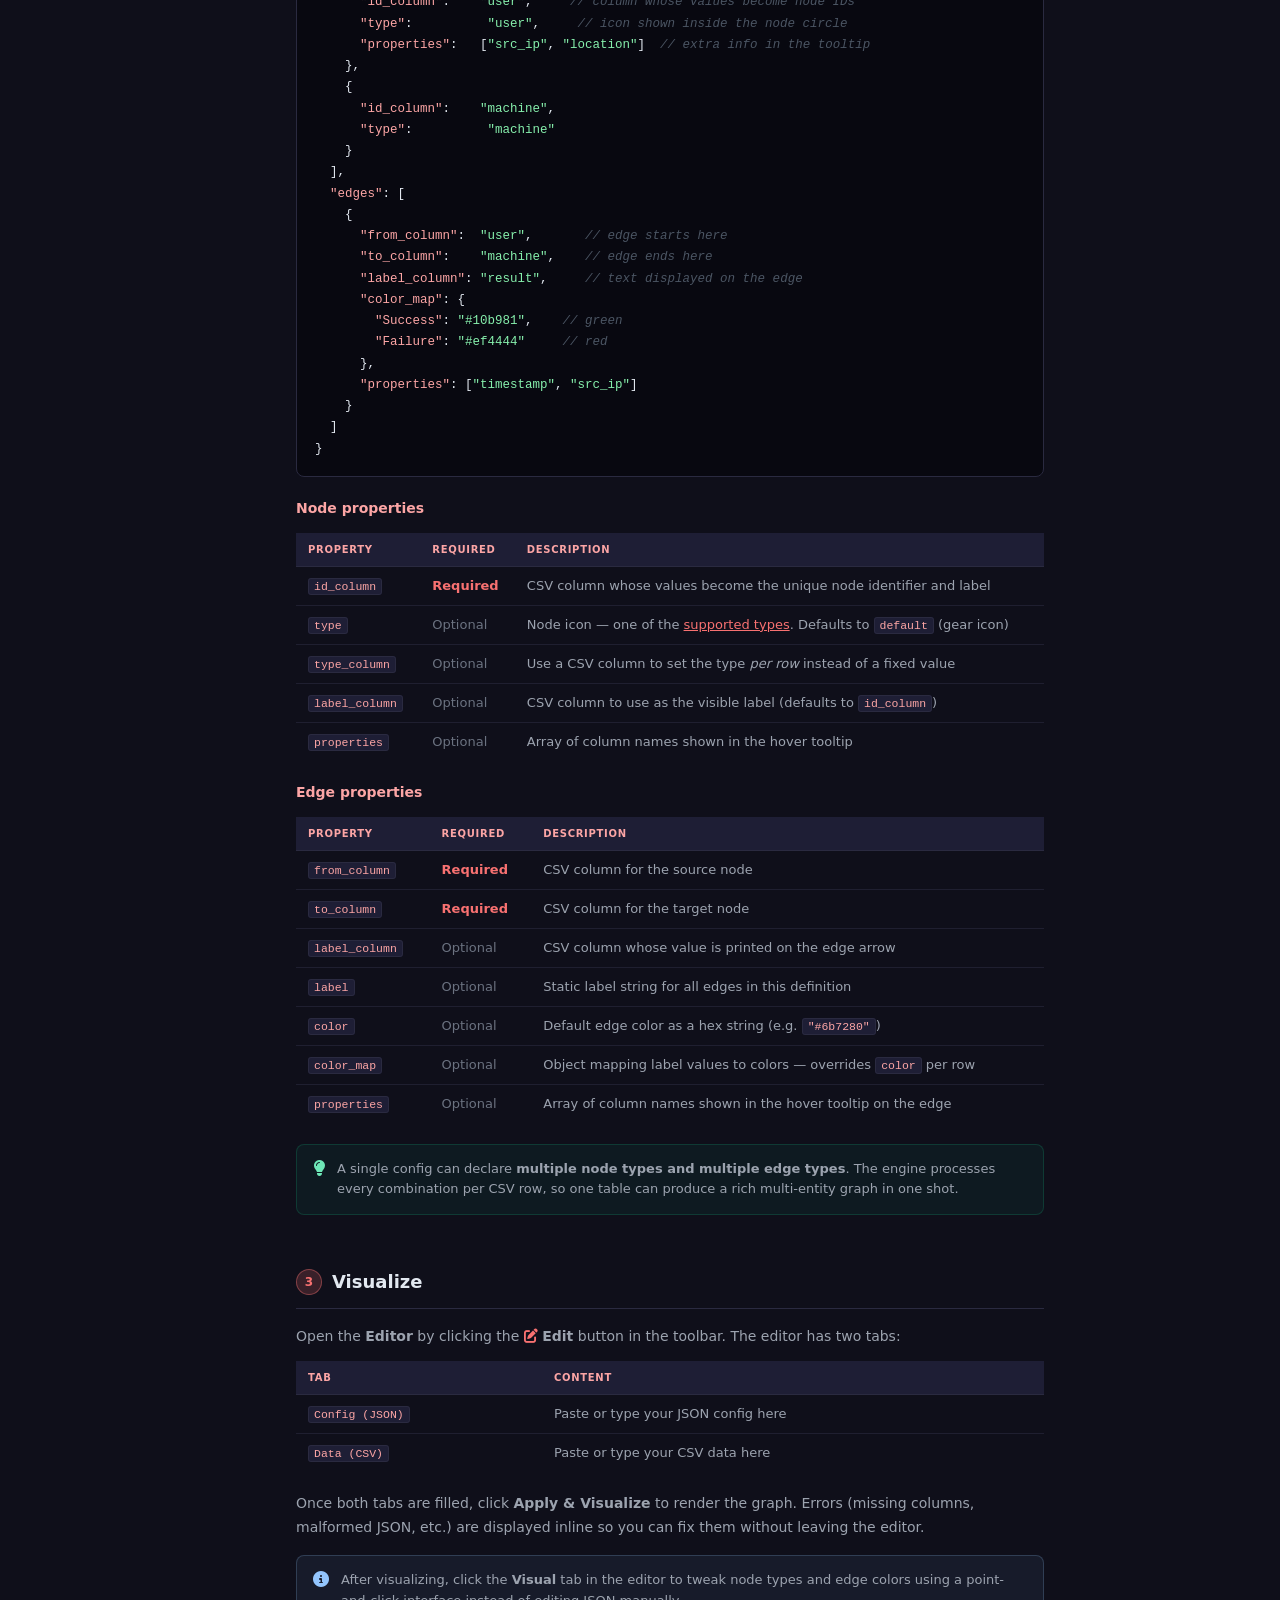
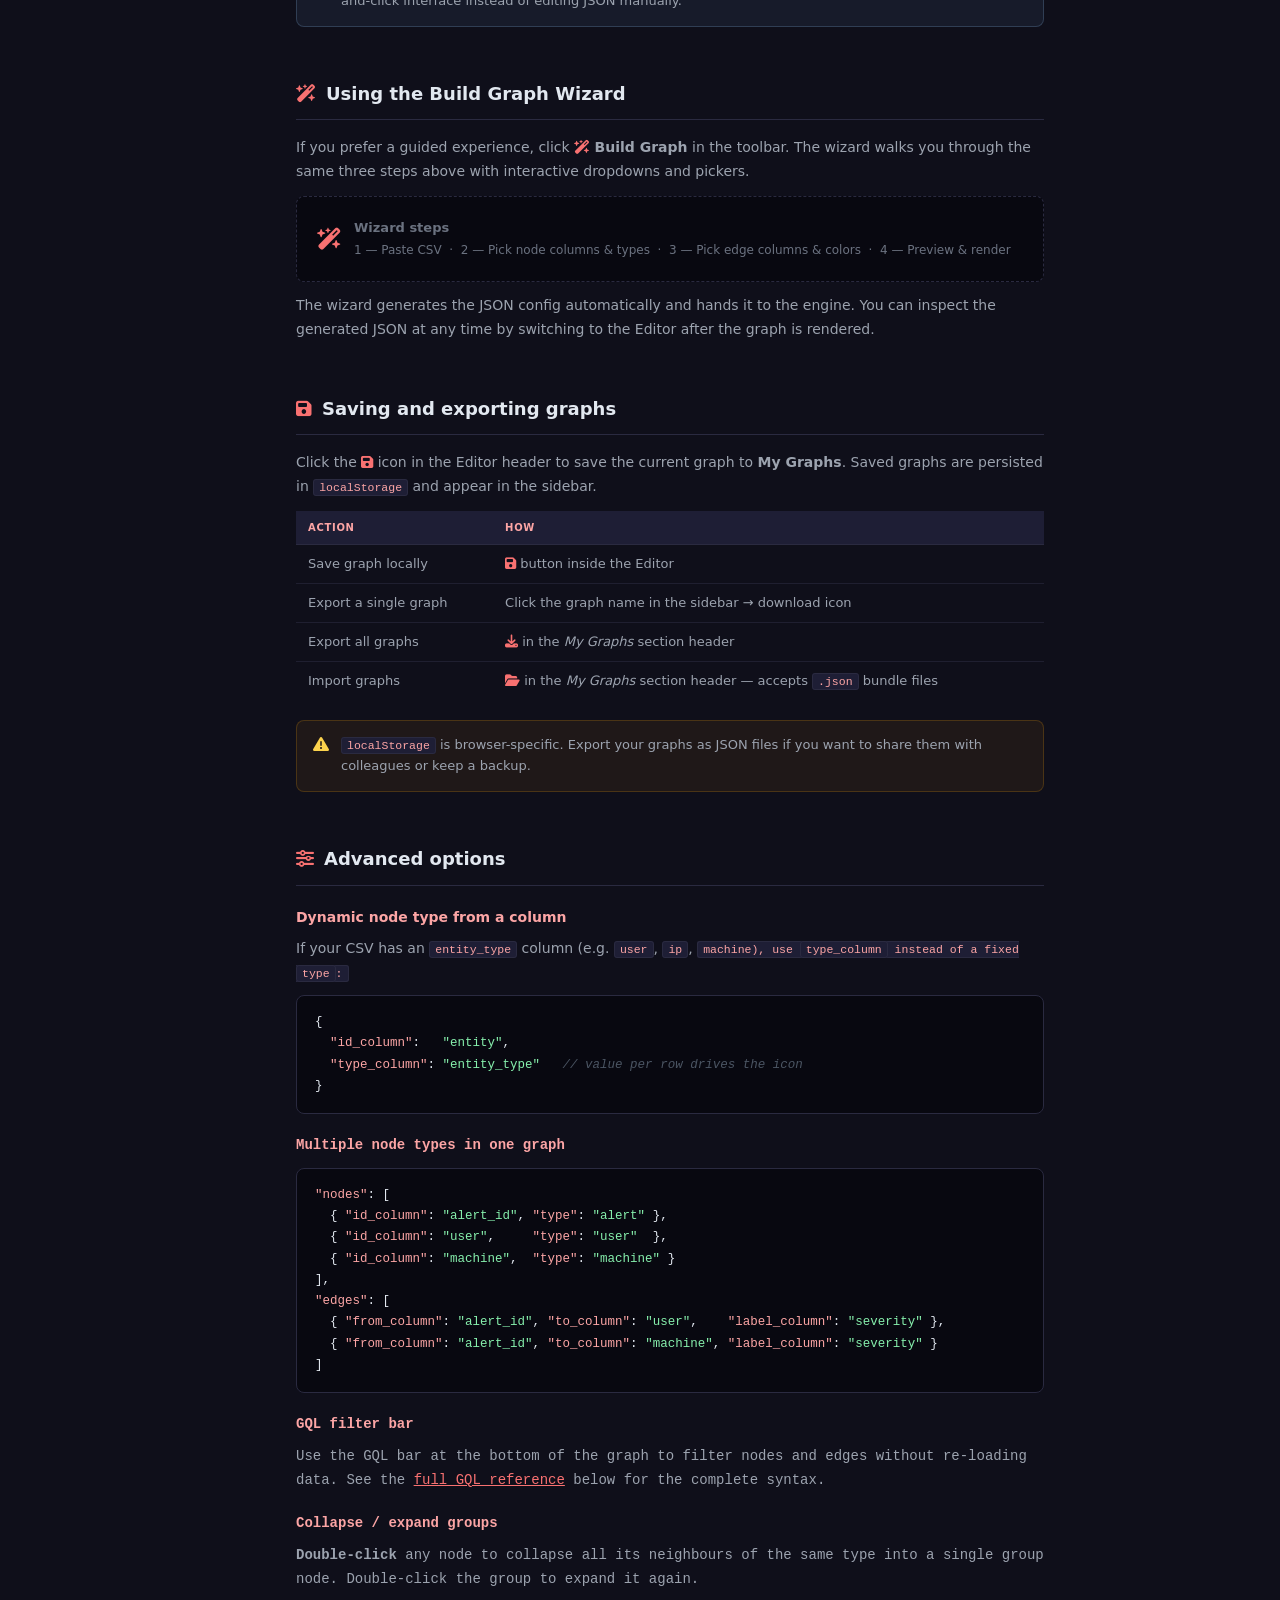
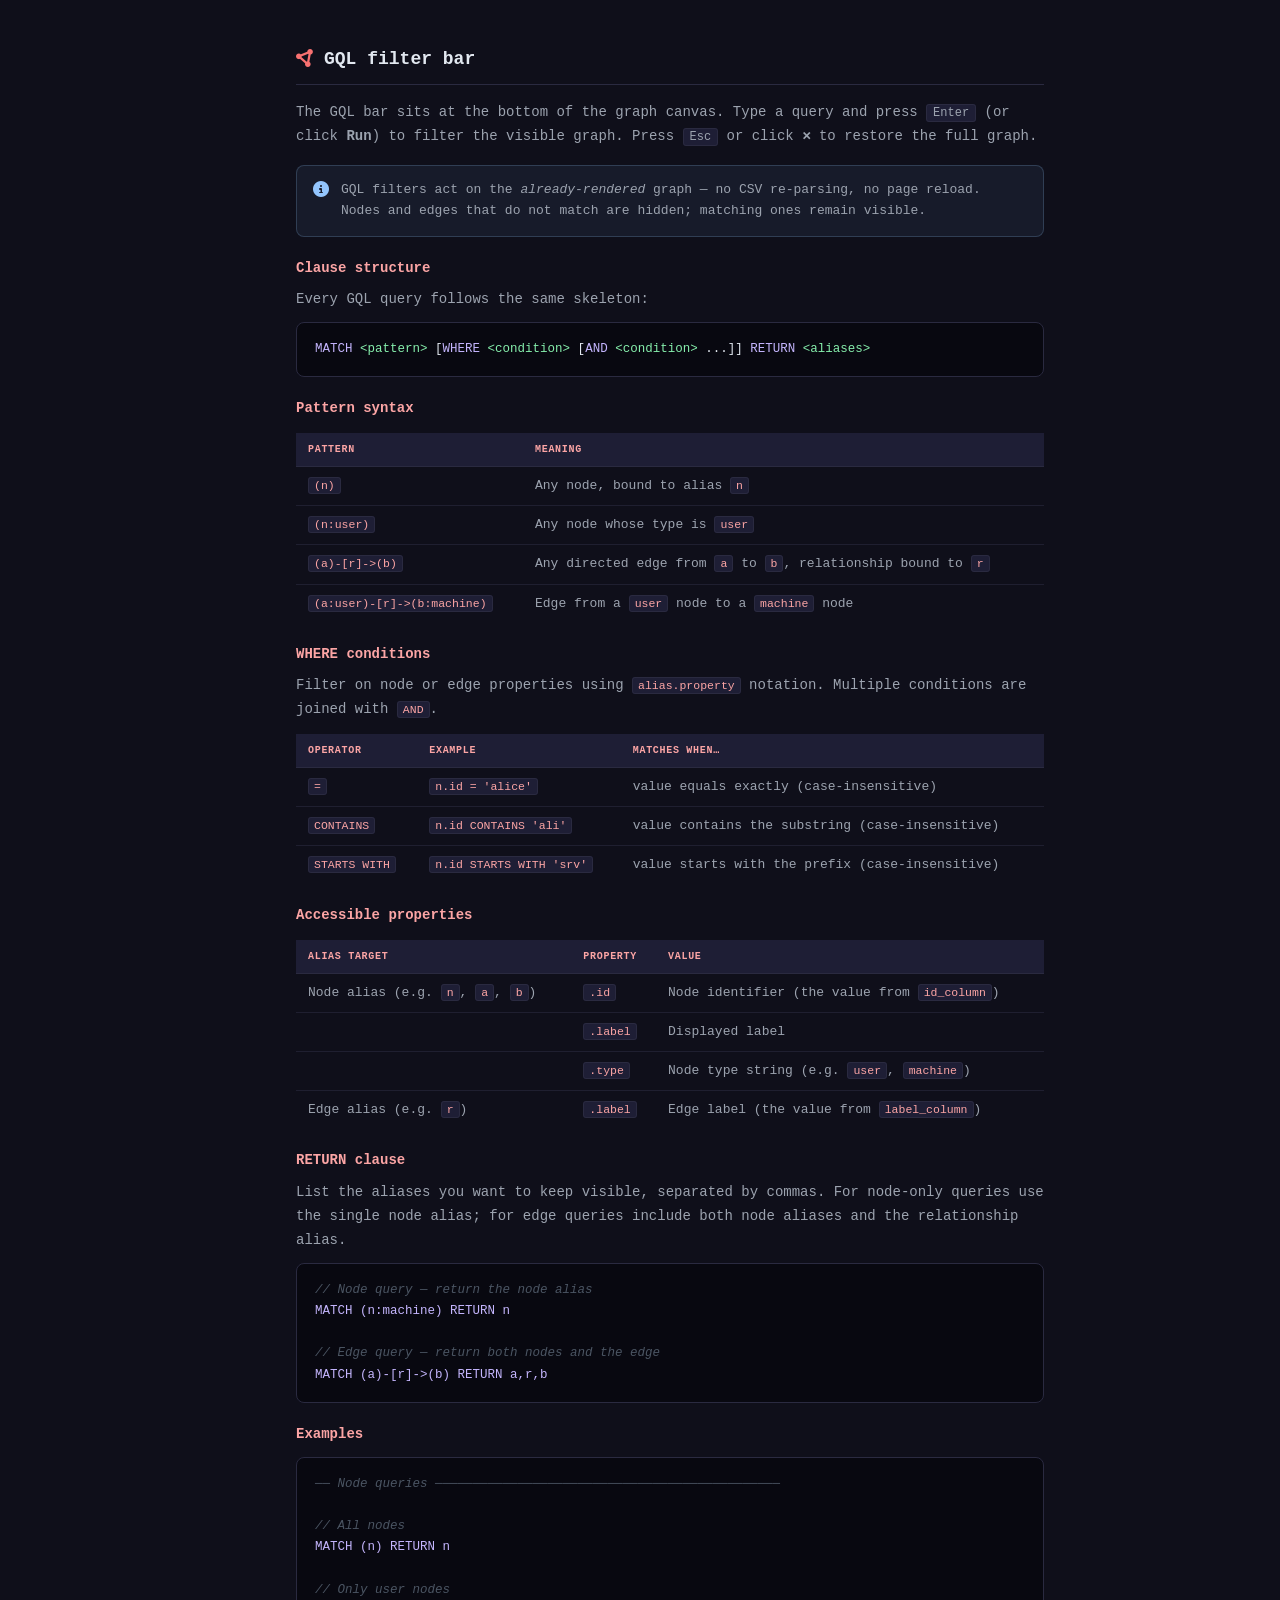
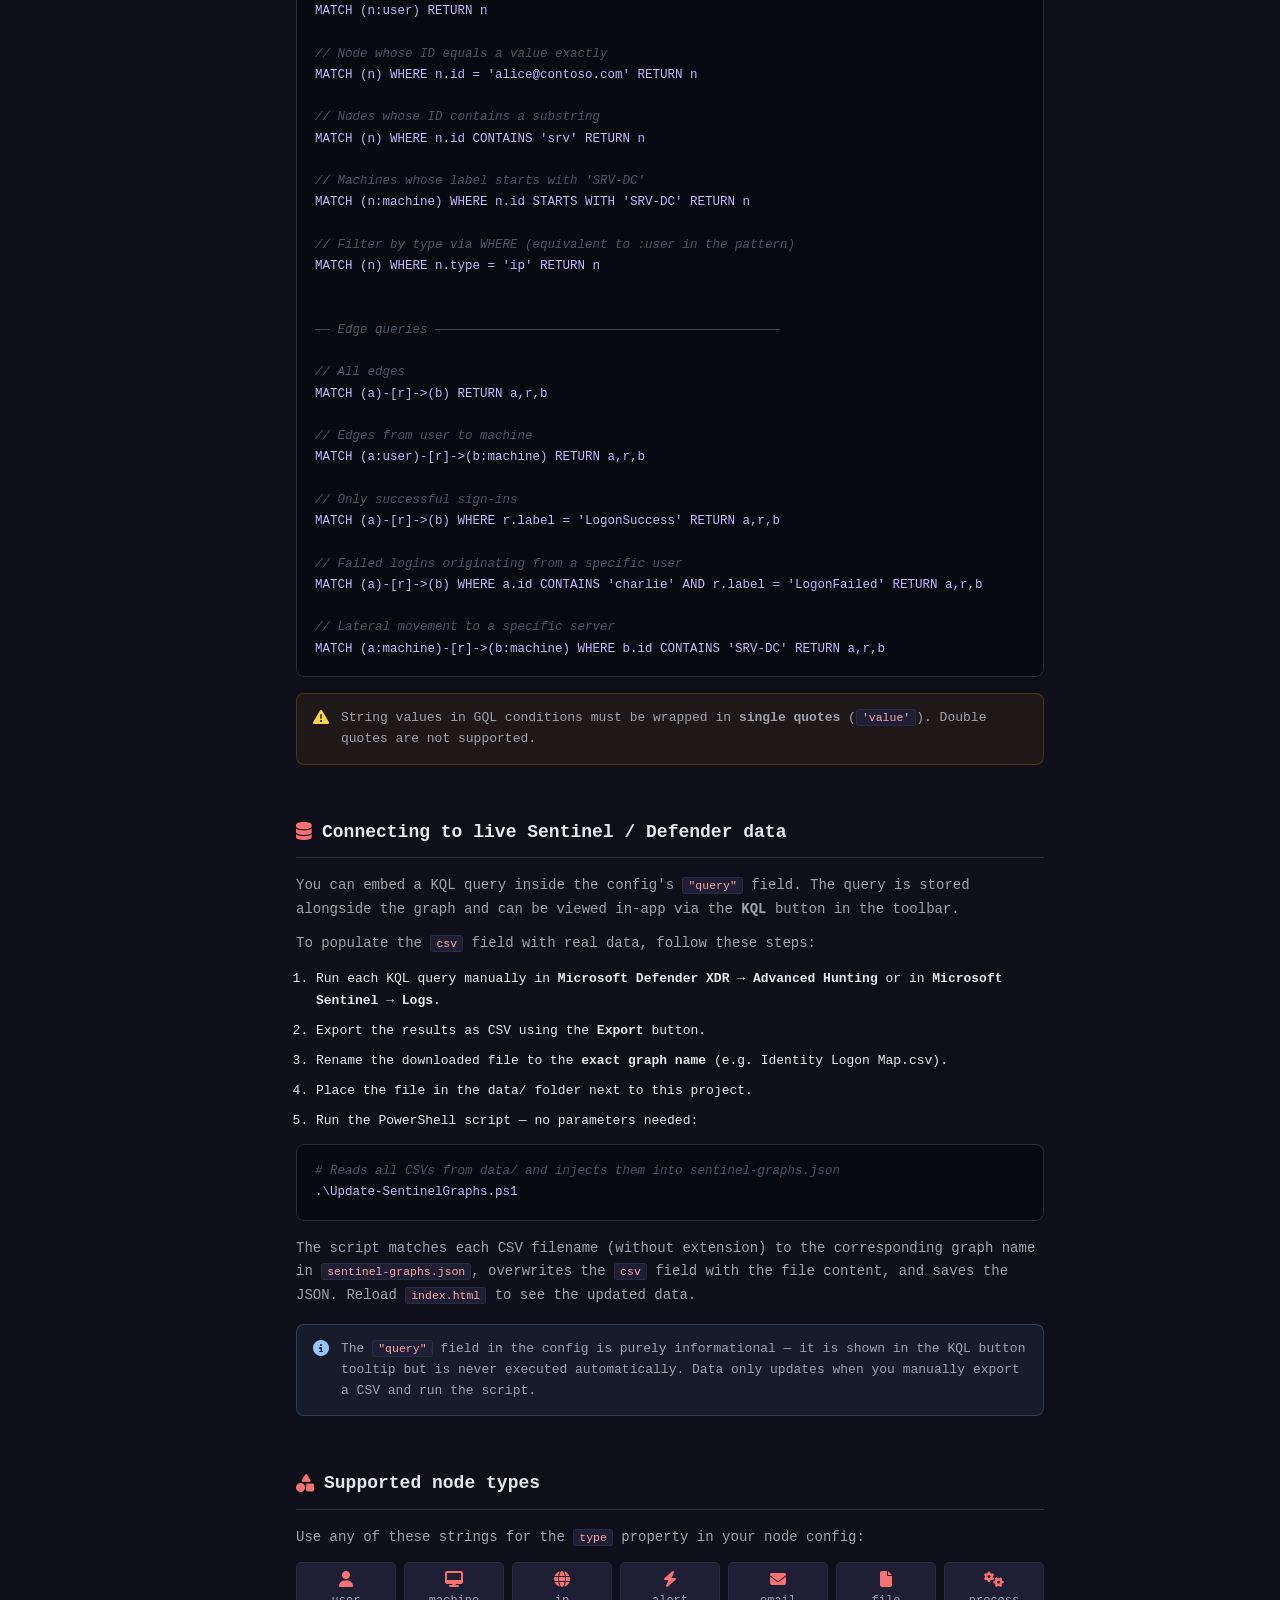
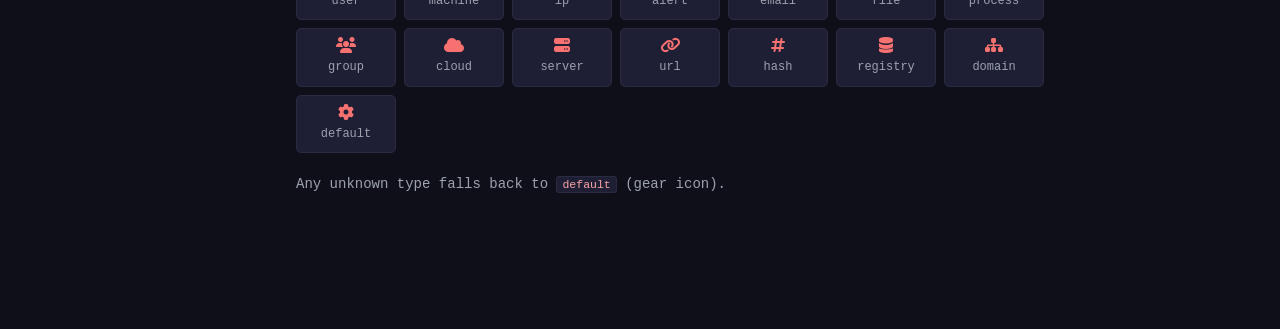
<file: how-to-create-a-graph.html>
<!DOCTYPE html>
<html lang="en">
<head>
  <meta charset="UTF-8" />
  <meta name="viewport" content="width=device-width, initial-scale=1.0" />
  <title>How to Create a Graph — Security Graph Explorer</title>
  <link rel="stylesheet" href="https://cdnjs.cloudflare.com/ajax/libs/font-awesome/6.5.0/css/all.min.css" />
  <style>
    /* ── Reset & tokens ── */
    *, *::before, *::after { box-sizing: border-box; margin: 0; padding: 0; }
    :root {
      --accent:      #f87171;
      --accent-dim:  #fca5a5;
      --accent-glow: rgba(248,113,113,.18);
      --bg-deep:     #080810;
      --bg-base:     #0f0f1a;
      --bg-surface:  #161625;
      --bg-raise:    #1e1e35;
      --border:      #2a2a40;
      --text-primary:#e2e8f0;
      --text-muted:  #9ca3af;
      --text-dim:    #6b7280;
      --success:     #10b981;
      --warn:        #f59e0b;
      --radius-sm:   5px;
      --radius-md:   8px;
      --radius-lg:   12px;
    }

    body {
      font-family: "Segoe UI", system-ui, sans-serif;
      background: var(--bg-base);
      color: var(--text-primary);
      min-height: 100vh;
      line-height: 1.7;
    }

    /* ── Layout ── */
    .page-shell {
      display: grid;
      grid-template-columns: 240px 1fr;
      min-height: 100vh;
    }

    /* ── Left nav ── */
    nav {
      background: var(--bg-deep);
      border-right: 1px solid var(--border);
      padding: 32px 0 32px;
      position: sticky;
      top: 0;
      height: 100vh;
      overflow-y: auto;
      display: flex;
      flex-direction: column;
    }

    .nav-logo {
      display: flex;
      align-items: center;
      gap: 10px;
      padding: 0 20px 24px;
      border-bottom: 1px solid var(--border);
      margin-bottom: 16px;
      text-decoration: none;
    }
    .nav-logo i { color: var(--accent); font-size: 20px; }
    .nav-logo span { font-size: 13px; font-weight: 700; color: var(--text-primary); line-height: 1.3; }
    .nav-logo small { display: block; font-size: 10px; font-weight: 400; color: var(--text-dim); }

    .nav-label {
      font-size: 9px;
      font-weight: 700;
      letter-spacing: 1px;
      text-transform: uppercase;
      color: var(--text-dim);
      padding: 8px 20px 4px;
    }

    nav a {
      display: flex;
      align-items: center;
      gap: 9px;
      padding: 7px 20px;
      font-size: 13px;
      color: var(--text-muted);
      text-decoration: none;
      border-left: 3px solid transparent;
      transition: color .15s, border-color .15s, background .15s;
    }
    nav a:hover { color: var(--text-primary); background: rgba(255,255,255,.04); }
    nav a.active { color: var(--accent); border-left-color: var(--accent); background: var(--accent-glow); }
    nav a i { width: 14px; text-align: center; font-size: 12px; }

    .nav-back {
      margin-top: auto;
      padding: 16px 20px 0;
      border-top: 1px solid var(--border);
    }
    .nav-back a {
      display: inline-flex;
      align-items: center;
      gap: 7px;
      font-size: 12px;
      color: var(--text-dim);
      text-decoration: none;
    }
    .nav-back a:hover { color: var(--accent); }

    /* ── Main content ── */
    main {
      padding: 48px 56px 80px;
      max-width: 860px;
    }

    .page-hero {
      margin-bottom: 48px;
    }
    .page-hero h1 {
      font-size: 28px;
      font-weight: 800;
      color: var(--text-primary);
      margin-bottom: 10px;
      display: flex;
      align-items: center;
      gap: 12px;
    }
    .page-hero h1 i { color: var(--accent); }
    .page-hero p {
      font-size: 15px;
      color: var(--text-muted);
      max-width: 620px;
    }

    /* ── Section ── */
    .section { margin-bottom: 52px; }

    .section-anchor { position: relative; top: -72px; visibility: hidden; }

    h2 {
      font-size: 18px;
      font-weight: 700;
      color: var(--text-primary);
      margin-bottom: 16px;
      display: flex;
      align-items: center;
      gap: 10px;
      padding-bottom: 10px;
      border-bottom: 1px solid var(--border);
    }
    h2 .step-badge {
      display: inline-flex;
      align-items: center;
      justify-content: center;
      width: 26px;
      height: 26px;
      background: var(--accent-glow);
      border: 1px solid rgba(248,113,113,.4);
      border-radius: 50%;
      font-size: 12px;
      font-weight: 800;
      color: var(--accent);
      flex-shrink: 0;
    }

    h3 {
      font-size: 14px;
      font-weight: 700;
      color: var(--accent-dim);
      margin: 20px 0 8px;
    }

    p { font-size: 14px; color: var(--text-muted); margin-bottom: 10px; }
    p + p { margin-top: 6px; }

    /* ── Code blocks ── */
    pre {
      background: var(--bg-deep);
      border: 1px solid var(--border);
      border-radius: var(--radius-md);
      padding: 16px 18px;
      overflow-x: auto;
      font-size: 12.5px;
      line-height: 1.7;
      margin: 10px 0 16px;
      position: relative;
    }
    pre code { font-family: "Cascadia Code", "Fira Code", Consolas, monospace; color: var(--text-primary); }
    .token-key     { color: #fca5a5; }
    .token-str     { color: #86efac; }
    .token-num     { color: #93c5fd; }
    .token-comment { color: #4b5563; font-style: italic; }
    .token-kql     { color: #c4b5fd; }
    .token-csv-hdr { color: var(--accent-dim); font-weight: 700; }

    /* ── Callout ── */
    .callout {
      display: flex;
      gap: 12px;
      padding: 14px 16px;
      border-radius: var(--radius-md);
      margin: 16px 0;
      font-size: 13px;
      line-height: 1.6;
    }
    .callout i { font-size: 16px; flex-shrink: 0; margin-top: 1px; }
    .callout p  { margin: 0; font-size: 13px; }
    .callout-info  { background: rgba(147,197,253,.07); border: 1px solid rgba(147,197,253,.2); color: #93c5fd; }
    .callout-tip   { background: rgba(16,185,129,.07);  border: 1px solid rgba(16,185,129,.2);  color: #6ee7b7; }
    .callout-warn  { background: rgba(245,158,11,.07);  border: 1px solid rgba(245,158,11,.2);  color: #fcd34d; }

    /* ── Property table ── */
    table {
      width: 100%;
      border-collapse: collapse;
      font-size: 13px;
      margin: 12px 0 20px;
    }
    th {
      background: var(--bg-raise);
      color: var(--accent-dim);
      font-size: 10px;
      font-weight: 700;
      letter-spacing: .7px;
      text-transform: uppercase;
      padding: 8px 12px;
      text-align: left;
      border-bottom: 1px solid var(--border);
    }
    td {
      padding: 8px 12px;
      border-bottom: 1px solid rgba(42,42,64,.6);
      color: var(--text-muted);
      vertical-align: top;
    }
    tr:last-child td { border-bottom: none; }
    td code, p code {
      background: var(--bg-raise);
      border: 1px solid var(--border);
      border-radius: 3px;
      padding: 1px 5px;
      font-family: "Cascadia Code", Consolas, monospace;
      font-size: 11.5px;
      color: #fca5a5;
    }
    td.badge-req { color: var(--accent); font-weight: 700; }
    td.badge-opt { color: var(--text-dim); }

    /* ── Pipeline diagram ── */
    .pipeline {
      display: flex;
      align-items: center;
      gap: 0;
      margin: 20px 0;
      flex-wrap: wrap;
      row-gap: 12px;
    }
    .pipe-step {
      background: var(--bg-raise);
      border: 1px solid var(--border);
      border-radius: var(--radius-md);
      padding: 14px 18px;
      text-align: center;
      min-width: 120px;
    }
    .pipe-step i { color: var(--accent); font-size: 22px; display: block; margin-bottom: 6px; }
    .pipe-step span { font-size: 12px; color: var(--text-muted); }
    .pipe-arrow { color: var(--border); font-size: 20px; padding: 0 10px; }

    /* ── Node type grid ── */
    .type-grid {
      display: grid;
      grid-template-columns: repeat(auto-fill, minmax(100px, 1fr));
      gap: 8px;
      margin: 12px 0 20px;
    }
    .type-chip {
      background: var(--bg-raise);
      border: 1px solid var(--border);
      border-radius: var(--radius-sm);
      padding: 8px;
      text-align: center;
      font-size: 12px;
      color: var(--text-muted);
    }
    .type-chip i { color: var(--accent); display: block; font-size: 16px; margin-bottom: 4px; }

    /* ── Wizard screenshot placeholder ── */
    .ui-hint {
      background: var(--bg-deep);
      border: 1px dashed var(--border);
      border-radius: var(--radius-md);
      padding: 20px;
      font-size: 13px;
      color: var(--text-dim);
      display: flex;
      align-items: center;
      gap: 12px;
      margin: 12px 0;
    }
    .ui-hint i { font-size: 22px; color: var(--accent); }

    /* ── Responsive ── */
    @media (max-width: 760px) {
      .page-shell { grid-template-columns: 1fr; }
      nav { position: static; height: auto; padding: 16px 0; }
      main { padding: 24px 20px 60px; }
    }
  </style>
</head>
<body>

<div class="page-shell">

  <!-- ══ Left navigation ══ -->
  <nav>
    <a class="nav-logo" href="index.html">
      <i class="fa-solid fa-circle-nodes"></i>
      <span>Security Graph Explorer<small>Documentation</small></span>
    </a>

    <div class="nav-label">On this page</div>
    <a href="#overview"   class="active"><i class="fa-solid fa-map"></i>  Overview</a>
    <a href="#step1">     <i class="fa-solid fa-table"></i>  Step 1 — CSV data</a>
    <a href="#step2">     <i class="fa-solid fa-code"></i>   Step 2 — JSON config</a>
    <a href="#step3">     <i class="fa-solid fa-play"></i>   Step 3 — Visualize</a>
    <a href="#wizard">    <i class="fa-solid fa-wand-magic-sparkles"></i> Using the Wizard</a>
    <a href="#save">      <i class="fa-solid fa-floppy-disk"></i> Saving graphs</a>
    <a href="#advanced">  <i class="fa-solid fa-sliders"></i> Advanced options</a>
    <a href="#gql">       <i class="fa-solid fa-circle-nodes"></i> GQL filter bar</a>
    <a href="#kql">       <i class="fa-solid fa-database"></i> Live KQL data</a>
    <a href="#types">     <i class="fa-solid fa-shapes"></i>  Node types</a>

    <div class="nav-back">
      <a href="index.html"><i class="fa-solid fa-arrow-left"></i> Back to the app</a>
    </div>
  </nav>

  <!-- ══ Main content ══ -->
  <main>

    <div class="page-hero">
      <h1><i class="fa-solid fa-circle-nodes"></i> How to Create a Graph</h1>
      <p>Turn any Sentinel or Defender table into an interactive graph in three steps:
         prepare your CSV data, write a small JSON config, and click Visualize.</p>
    </div>

    <!-- ─── Overview ─── -->
    <div class="section">
      <span class="section-anchor" id="overview"></span>
      <h2><i class="fa-solid fa-map" style="color:var(--accent)"></i> Overview</h2>

      <p>The app works as a transformation pipeline. You bring tabular data (CSV rows),
         declare which columns are <strong>nodes</strong> and which columns describe
         <strong>edges</strong> between them, and the engine renders the graph.</p>

      <div class="pipeline">
        <div class="pipe-step"><i class="fa-solid fa-table"></i><span>CSV data</span></div>
        <div class="pipe-arrow"><i class="fa-solid fa-chevron-right"></i></div>
        <div class="pipe-step"><i class="fa-solid fa-code"></i><span>JSON config</span></div>
        <div class="pipe-arrow"><i class="fa-solid fa-chevron-right"></i></div>
        <div class="pipe-step"><i class="fa-solid fa-circle-nodes"></i><span>Graph</span></div>
      </div>

      <p>No back-end, no install — everything runs in the browser.</p>
    </div>

    <!-- ─── Step 1 — CSV ─── -->
    <div class="section">
      <span class="section-anchor" id="step1"></span>
      <h2><span class="step-badge">1</span> Prepare your CSV data</h2>

      <p>The CSV must have a <strong>header row</strong> followed by at least one data row.
         Each row represents a relationship in your environment (e.g. a sign-in event, a
         network connection, an alert linked to an entity).</p>

      <h3>Minimal example — Login events</h3>
      <pre><code><span class="token-csv-hdr">timestamp,user,machine,result</span>
2025-07-01 08:10,alice@contoso.com,PC-ALICE-01,Success
2025-07-01 09:03,bob@contoso.com,SRV-FILE-01,Failure
2025-07-01 11:02,charlie@contoso.com,SRV-DC-01,Failure
2025-07-01 11:03,charlie@contoso.com,SRV-DC-01,Success</code></pre>

      <h3>Where to get CSV data</h3>

      <table>
        <thead><tr><th>Source</th><th>How</th></tr></thead>
        <tbody>
          <tr>
            <td>Microsoft Sentinel</td>
            <td>Run a KQL query in Log Analytics → <strong>Export → CSV</strong></td>
          </tr>
          <tr>
            <td>Microsoft Defender XDR</td>
            <td>Advanced Hunting → run query → <strong>Export</strong></td>
          </tr>
          <tr>
            <td>PowerShell script</td>
            <td>
              Export the query results as CSV from Defender / Sentinel, rename the file to
              the <strong>exact graph name</strong> (e.g. <code>Identity Logon Map.csv</code>),
              place it in the <code>data/</code> folder, then run
              <code>.\Update-SentinelGraphs.ps1</code> — it will inject the CSV content into
              <code>sentinel-graphs.json</code> automatically.
            </td>
          </tr>
          <tr>
            <td>Manual / test data</td>
            <td>Paste any CSV directly in the Editor panel</td>
          </tr>
        </tbody>
      </table>

      <div class="callout callout-warn">
        <i class="fa-solid fa-triangle-exclamation"></i>
        <p>Values must <strong>not</strong> contain unquoted commas. If a value contains a comma
           or double-quote, wrap the whole value in double-quotes and escape inner quotes as <code>""</code>.</p>
      </div>
    </div>

    <!-- ─── Step 2 — JSON config ─── -->
    <div class="section">
      <span class="section-anchor" id="step2"></span>
      <h2><span class="step-badge">2</span> Write the JSON config</h2>

      <p>The config tells the engine which CSV columns become <strong>nodes</strong>
         and which columns describe <strong>edges</strong> between those nodes.</p>

      <h3>Full example</h3>
      <pre><code>{
  <span class="token-key">"title"</span>: <span class="token-str">"Login Activity"</span>,
  <span class="token-key">"nodes"</span>: [
    {
      <span class="token-key">"id_column"</span>:    <span class="token-str">"user"</span>,     <span class="token-comment">// column whose values become node IDs</span>
      <span class="token-key">"type"</span>:          <span class="token-str">"user"</span>,     <span class="token-comment">// icon shown inside the node circle</span>
      <span class="token-key">"properties"</span>:   [<span class="token-str">"src_ip"</span>, <span class="token-str">"location"</span>]  <span class="token-comment">// extra info in the tooltip</span>
    },
    {
      <span class="token-key">"id_column"</span>:    <span class="token-str">"machine"</span>,
      <span class="token-key">"type"</span>:          <span class="token-str">"machine"</span>
    }
  ],
  <span class="token-key">"edges"</span>: [
    {
      <span class="token-key">"from_column"</span>:  <span class="token-str">"user"</span>,       <span class="token-comment">// edge starts here</span>
      <span class="token-key">"to_column"</span>:    <span class="token-str">"machine"</span>,    <span class="token-comment">// edge ends here</span>
      <span class="token-key">"label_column"</span>: <span class="token-str">"result"</span>,     <span class="token-comment">// text displayed on the edge</span>
      <span class="token-key">"color_map"</span>: {
        <span class="token-key">"Success"</span>: <span class="token-str">"#10b981"</span>,    <span class="token-comment">// green</span>
        <span class="token-key">"Failure"</span>: <span class="token-str">"#ef4444"</span>     <span class="token-comment">// red</span>
      },
      <span class="token-key">"properties"</span>: [<span class="token-str">"timestamp"</span>, <span class="token-str">"src_ip"</span>]
    }
  ]
}</code></pre>

      <h3>Node properties</h3>
      <table>
        <thead><tr><th>Property</th><th>Required</th><th>Description</th></tr></thead>
        <tbody>
          <tr><td><code>id_column</code></td>  <td class="badge-req">Required</td><td>CSV column whose values become the unique node identifier and label</td></tr>
          <tr><td><code>type</code></td>        <td class="badge-opt">Optional</td><td>Node icon — one of the <a href="#types" style="color:var(--accent)">supported types</a>. Defaults to <code>default</code> (gear icon)</td></tr>
          <tr><td><code>type_column</code></td> <td class="badge-opt">Optional</td><td>Use a CSV column to set the type <em>per row</em> instead of a fixed value</td></tr>
          <tr><td><code>label_column</code></td><td class="badge-opt">Optional</td><td>CSV column to use as the visible label (defaults to <code>id_column</code>)</td></tr>
          <tr><td><code>properties</code></td>  <td class="badge-opt">Optional</td><td>Array of column names shown in the hover tooltip</td></tr>
        </tbody>
      </table>

      <h3>Edge properties</h3>
      <table>
        <thead><tr><th>Property</th><th>Required</th><th>Description</th></tr></thead>
        <tbody>
          <tr><td><code>from_column</code></td> <td class="badge-req">Required</td><td>CSV column for the source node</td></tr>
          <tr><td><code>to_column</code></td>   <td class="badge-req">Required</td><td>CSV column for the target node</td></tr>
          <tr><td><code>label_column</code></td><td class="badge-opt">Optional</td><td>CSV column whose value is printed on the edge arrow</td></tr>
          <tr><td><code>label</code></td>        <td class="badge-opt">Optional</td><td>Static label string for all edges in this definition</td></tr>
          <tr><td><code>color</code></td>        <td class="badge-opt">Optional</td><td>Default edge color as a hex string (e.g. <code>"#6b7280"</code>)</td></tr>
          <tr><td><code>color_map</code></td>    <td class="badge-opt">Optional</td><td>Object mapping label values to colors — overrides <code>color</code> per row</td></tr>
          <tr><td><code>properties</code></td>   <td class="badge-opt">Optional</td><td>Array of column names shown in the hover tooltip on the edge</td></tr>
        </tbody>
      </table>

      <div class="callout callout-tip">
        <i class="fa-solid fa-lightbulb"></i>
        <p>A single config can declare <strong>multiple node types and multiple edge types</strong>.
           The engine processes every combination per CSV row, so one table can produce a rich
           multi-entity graph in one shot.</p>
      </div>
    </div>

    <!-- ─── Step 3 — Visualize ─── -->
    <div class="section">
      <span class="section-anchor" id="step3"></span>
      <h2><span class="step-badge">3</span> Visualize</h2>

      <p>Open the <strong>Editor</strong> by clicking the <i class="fa-solid fa-pen-to-square" style="color:var(--accent)"></i> <strong>Edit</strong>
         button in the toolbar. The editor has two tabs:</p>

      <table>
        <thead><tr><th>Tab</th><th>Content</th></tr></thead>
        <tbody>
          <tr><td><code>Config (JSON)</code></td><td>Paste or type your JSON config here</td></tr>
          <tr><td><code>Data (CSV)</code></td>    <td>Paste or type your CSV data here</td></tr>
        </tbody>
      </table>

      <p>Once both tabs are filled, click <strong>Apply &amp; Visualize</strong> to render the graph.
         Errors (missing columns, malformed JSON, etc.) are displayed inline so you can
         fix them without leaving the editor.</p>

      <div class="callout callout-info">
        <i class="fa-solid fa-circle-info"></i>
        <p>After visualizing, click the <strong>Visual</strong> tab in the editor to tweak node
           types and edge colors using a point-and-click interface instead of editing JSON manually.</p>
      </div>
    </div>

    <!-- ─── Wizard ─── -->
    <div class="section">
      <span class="section-anchor" id="wizard"></span>
      <h2><i class="fa-solid fa-wand-magic-sparkles" style="color:var(--accent)"></i> Using the Build Graph Wizard</h2>

      <p>If you prefer a guided experience, click <i class="fa-solid fa-wand-magic-sparkles" style="color:var(--accent)"></i>
         <strong>Build Graph</strong> in the toolbar. The wizard walks you through the same three
         steps above with interactive dropdowns and pickers.</p>

      <div class="ui-hint">
        <i class="fa-solid fa-wand-magic-sparkles"></i>
        <div>
          <strong>Wizard steps</strong><br/>
          <span style="color:var(--text-dim);font-size:12px">
            1 — Paste CSV &nbsp;·&nbsp;
            2 — Pick node columns &amp; types &nbsp;·&nbsp;
            3 — Pick edge columns &amp; colors &nbsp;·&nbsp;
            4 — Preview &amp; render
          </span>
        </div>
      </div>

      <p>The wizard generates the JSON config automatically and hands it to the engine.
         You can inspect the generated JSON at any time by switching to the Editor after
         the graph is rendered.</p>
    </div>

    <!-- ─── Saving ─── -->
    <div class="section">
      <span class="section-anchor" id="save"></span>
      <h2><i class="fa-solid fa-floppy-disk" style="color:var(--accent)"></i> Saving and exporting graphs</h2>

      <p>Click the <i class="fa-solid fa-floppy-disk" style="color:var(--accent)"></i> icon in the
         Editor header to save the current graph to <strong>My Graphs</strong>.
         Saved graphs are persisted in <code>localStorage</code> and appear in the sidebar.</p>

      <table>
        <thead><tr><th>Action</th><th>How</th></tr></thead>
        <tbody>
          <tr><td>Save graph locally</td>    <td><i class="fa-solid fa-floppy-disk" style="color:var(--accent)"></i> button inside the Editor</td></tr>
          <tr><td>Export a single graph</td> <td>Click the graph name in the sidebar → download icon</td></tr>
          <tr><td>Export all graphs</td>     <td><i class="fa-solid fa-download" style="color:var(--accent)"></i> in the <em>My Graphs</em> section header</td></tr>
          <tr><td>Import graphs</td>         <td><i class="fa-solid fa-folder-open" style="color:var(--accent)"></i> in the <em>My Graphs</em> section header — accepts <code>.json</code> bundle files</td></tr>
        </tbody>
      </table>

      <div class="callout callout-warn">
        <i class="fa-solid fa-triangle-exclamation"></i>
        <p><code>localStorage</code> is browser-specific. Export your graphs as JSON files if you
           want to share them with colleagues or keep a backup.</p>
      </div>
    </div>

    <!-- ─── Advanced ─── -->
    <div class="section">
      <span class="section-anchor" id="advanced"></span>
      <h2><i class="fa-solid fa-sliders" style="color:var(--accent)"></i> Advanced options</h2>

      <h3>Dynamic node type from a column</h3>
      <p>If your CSV has an <code>entity_type</code> column (e.g. <code>user</code>, <code>ip</code>, <code>machine</computing>),
         use <code>type_column</code> instead of a fixed <code>type</code>:</p>
      <pre><code>{
  <span class="token-key">"id_column"</span>:   <span class="token-str">"entity"</span>,
  <span class="token-key">"type_column"</span>: <span class="token-str">"entity_type"</span>   <span class="token-comment">// value per row drives the icon</span>
}</code></pre>

      <h3>Multiple node types in one graph</h3>
      <pre><code><span class="token-key">"nodes"</span>: [
  { <span class="token-key">"id_column"</span>: <span class="token-str">"alert_id"</span>, <span class="token-key">"type"</span>: <span class="token-str">"alert"</span> },
  { <span class="token-key">"id_column"</span>: <span class="token-str">"user"</span>,     <span class="token-key">"type"</span>: <span class="token-str">"user"</span>  },
  { <span class="token-key">"id_column"</span>: <span class="token-str">"machine"</span>,  <span class="token-key">"type"</span>: <span class="token-str">"machine"</span> }
],
<span class="token-key">"edges"</span>: [
  { <span class="token-key">"from_column"</span>: <span class="token-str">"alert_id"</span>, <span class="token-key">"to_column"</span>: <span class="token-str">"user"</span>,    <span class="token-key">"label_column"</span>: <span class="token-str">"severity"</span> },
  { <span class="token-key">"from_column"</span>: <span class="token-str">"alert_id"</span>, <span class="token-key">"to_column"</span>: <span class="token-str">"machine"</span>, <span class="token-key">"label_column"</span>: <span class="token-str">"severity"</span> }
]</code></pre>

      <h3>GQL filter bar</h3>
      <p>Use the GQL bar at the bottom of the graph to filter nodes and edges without re-loading data.
         See the <a href="#gql" style="color:var(--accent)">full GQL reference</a> below for the complete syntax.</p>

      <h3>Collapse / expand groups</h3>
      <p><strong>Double-click</strong> any node to collapse all its neighbours of the same type
         into a single group node. Double-click the group to expand it again.</p>
    </div>

    <!-- ─── GQL ─── -->
    <div class="section">
      <span class="section-anchor" id="gql"></span>
      <h2><i class="fa-solid fa-circle-nodes" style="color:var(--accent)"></i> GQL filter bar</h2>

      <p>The GQL bar sits at the bottom of the graph canvas. Type a query and press
         <kbd style="background:var(--bg-raise);border:1px solid var(--border);border-radius:3px;padding:1px 6px;font-size:12px">Enter</kbd>
         (or click <strong>Run</strong>) to filter the visible graph.
         Press <kbd style="background:var(--bg-raise);border:1px solid var(--border);border-radius:3px;padding:1px 6px;font-size:12px">Esc</kbd>
         or click <strong>✕</strong> to restore the full graph.</p>

      <div class="callout callout-info">
        <i class="fa-solid fa-circle-info"></i>
        <p>GQL filters act on the <em>already-rendered</em> graph — no CSV re-parsing, no page reload.
           Nodes and edges that do not match are hidden; matching ones remain visible.</p>
      </div>

      <h3>Clause structure</h3>
      <p>Every GQL query follows the same skeleton:</p>
      <pre><code><span class="token-kql">MATCH</span> <span class="token-str">&lt;pattern&gt;</span> [<span class="token-kql">WHERE</span> <span class="token-str">&lt;condition&gt;</span> [<span class="token-kql">AND</span> <span class="token-str">&lt;condition&gt;</span> ...]] <span class="token-kql">RETURN</span> <span class="token-str">&lt;aliases&gt;</span></code></pre>

      <h3>Pattern syntax</h3>
      <table>
        <thead><tr><th>Pattern</th><th>Meaning</th></tr></thead>
        <tbody>
          <tr><td><code>(n)</code></td><td>Any node, bound to alias <code>n</code></td></tr>
          <tr><td><code>(n:user)</code></td><td>Any node whose type is <code>user</code></td></tr>
          <tr><td><code>(a)-[r]->(b)</code></td><td>Any directed edge from <code>a</code> to <code>b</code>, relationship bound to <code>r</code></td></tr>
          <tr><td><code>(a:user)-[r]->(b:machine)</code></td><td>Edge from a <code>user</code> node to a <code>machine</code> node</td></tr>
        </tbody>
      </table>

      <h3>WHERE conditions</h3>
      <p>Filter on node or edge properties using <code>alias.property</code> notation.
         Multiple conditions are joined with <code>AND</code>.</p>
      <table>
        <thead><tr><th>Operator</th><th>Example</th><th>Matches when…</th></tr></thead>
        <tbody>
          <tr><td><code>=</code></td>          <td><code>n.id = 'alice'</code></td>          <td>value equals exactly (case-insensitive)</td></tr>
          <tr><td><code>CONTAINS</code></td>   <td><code>n.id CONTAINS 'ali'</code></td>      <td>value contains the substring (case-insensitive)</td></tr>
          <tr><td><code>STARTS WITH</code></td><td><code>n.id STARTS WITH 'srv'</code></td>   <td>value starts with the prefix (case-insensitive)</td></tr>
        </tbody>
      </table>

      <h3>Accessible properties</h3>
      <table>
        <thead><tr><th>Alias target</th><th>Property</th><th>Value</th></tr></thead>
        <tbody>
          <tr><td>Node alias (e.g. <code>n</code>, <code>a</code>, <code>b</code>)</td><td><code>.id</code></td>   <td>Node identifier (the value from <code>id_column</code>)</td></tr>
          <tr><td></td>                                                                  <td><code>.label</code></td><td>Displayed label</td></tr>
          <tr><td></td>                                                                  <td><code>.type</code></td> <td>Node type string (e.g. <code>user</code>, <code>machine</code>)</td></tr>
          <tr><td>Edge alias (e.g. <code>r</code>)</td>                                 <td><code>.label</code></td><td>Edge label (the value from <code>label_column</code>)</td></tr>
        </tbody>
      </table>

      <h3>RETURN clause</h3>
      <p>List the aliases you want to keep visible, separated by commas.
         For node-only queries use the single node alias; for edge queries include both node
         aliases and the relationship alias.</p>
      <pre><code><span class="token-comment">// Node query — return the node alias</span>
<span class="token-kql">MATCH (n:machine) RETURN n</span>

<span class="token-comment">// Edge query — return both nodes and the edge</span>
<span class="token-kql">MATCH (a)-[r]->(b) RETURN a,r,b</span></code></pre>

      <h3>Examples</h3>

      <pre><code><span class="token-comment">── Node queries ──────────────────────────────────────────────</span>

<span class="token-comment">// All nodes</span>
<span class="token-kql">MATCH (n) RETURN n</span>

<span class="token-comment">// Only user nodes</span>
<span class="token-kql">MATCH (n:user) RETURN n</span>

<span class="token-comment">// Node whose ID equals a value exactly</span>
<span class="token-kql">MATCH (n) WHERE n.id = 'alice@contoso.com' RETURN n</span>

<span class="token-comment">// Nodes whose ID contains a substring</span>
<span class="token-kql">MATCH (n) WHERE n.id CONTAINS 'srv' RETURN n</span>

<span class="token-comment">// Machines whose label starts with 'SRV-DC'</span>
<span class="token-kql">MATCH (n:machine) WHERE n.id STARTS WITH 'SRV-DC' RETURN n</span>

<span class="token-comment">// Filter by type via WHERE (equivalent to :user in the pattern)</span>
<span class="token-kql">MATCH (n) WHERE n.type = 'ip' RETURN n</span>


<span class="token-comment">── Edge queries ──────────────────────────────────────────────</span>

<span class="token-comment">// All edges</span>
<span class="token-kql">MATCH (a)-[r]->(b) RETURN a,r,b</span>

<span class="token-comment">// Edges from user to machine</span>
<span class="token-kql">MATCH (a:user)-[r]->(b:machine) RETURN a,r,b</span>

<span class="token-comment">// Only successful sign-ins</span>
<span class="token-kql">MATCH (a)-[r]->(b) WHERE r.label = 'LogonSuccess' RETURN a,r,b</span>

<span class="token-comment">// Failed logins originating from a specific user</span>
<span class="token-kql">MATCH (a)-[r]->(b) WHERE a.id CONTAINS 'charlie' AND r.label = 'LogonFailed' RETURN a,r,b</span>

<span class="token-comment">// Lateral movement to a specific server</span>
<span class="token-kql">MATCH (a:machine)-[r]->(b:machine) WHERE b.id CONTAINS 'SRV-DC' RETURN a,r,b</span></code></pre>

      <div class="callout callout-warn">
        <i class="fa-solid fa-triangle-exclamation"></i>
        <p>String values in GQL conditions must be wrapped in <strong>single quotes</strong> (<code>'value'</code>).
           Double quotes are not supported.</p>
      </div>
    </div>

    <!-- ─── KQL ─── -->
    <div class="section">
      <span class="section-anchor" id="kql"></span>
      <h2><i class="fa-solid fa-database" style="color:var(--accent)"></i> Connecting to live Sentinel / Defender data</h2>

      <p>You can embed a KQL query inside the config's <code>"query"</code> field.
         The query is stored alongside the graph and can be viewed in-app via the
         <strong>KQL</strong> button in the toolbar.</p>

      <p>To populate the <code>csv</code> field with real data, follow these steps:</p>

      <ol style="margin: 12px 0 12px 20px; display:flex; flex-direction:column; gap:8px;">
        <li>Run each KQL query manually in <strong>Microsoft Defender XDR → Advanced Hunting</strong> or in <strong>Microsoft Sentinel → Logs</strong>.</li>
        <li>Export the results as CSV using the <strong>Export</strong> button.</li>
        <li>Rename the downloaded file to the <strong>exact graph name</strong> (e.g. <code>Identity Logon Map.csv</code>).</li>
        <li>Place the file in the <code>data/</code> folder next to this project.</li>
        <li>Run the PowerShell script — no parameters needed:</li>
      </ol>

      <pre><code><span class="token-comment"># Reads all CSVs from data/ and injects them into sentinel-graphs.json</span>
<span class="token-kql">.\Update-SentinelGraphs.ps1</span></code></pre>

      <p>The script matches each CSV filename (without extension) to the corresponding
         graph name in <code>sentinel-graphs.json</code>, overwrites the <code>csv</code>
         field with the file content, and saves the JSON. Reload <code>index.html</code>
         to see the updated data.</p>

      <div class="callout callout-info">
        <i class="fa-solid fa-circle-info"></i>
        <p>The <code>"query"</code> field in the config is purely informational — it is shown
           in the KQL button tooltip but is never executed automatically.
           Data only updates when you manually export a CSV and run the script.</p>
      </div>
    </div>

    <!-- ─── Node types ─── -->
    <div class="section">
      <span class="section-anchor" id="types"></span>
      <h2><i class="fa-solid fa-shapes" style="color:var(--accent)"></i> Supported node types</h2>

      <p>Use any of these strings for the <code>type</code> property in your node config:</p>

      <div class="type-grid">
        <div class="type-chip"><i class="fa-solid fa-user"></i>user</div>
        <div class="type-chip"><i class="fa-solid fa-desktop"></i>machine</div>
        <div class="type-chip"><i class="fa-solid fa-globe"></i>ip</div>
        <div class="type-chip"><i class="fa-solid fa-bolt"></i>alert</div>
        <div class="type-chip"><i class="fa-solid fa-envelope"></i>email</div>
        <div class="type-chip"><i class="fa-solid fa-file"></i>file</div>
        <div class="type-chip"><i class="fa-solid fa-gears"></i>process</div>
        <div class="type-chip"><i class="fa-solid fa-users"></i>group</div>
        <div class="type-chip"><i class="fa-solid fa-cloud"></i>cloud</div>
        <div class="type-chip"><i class="fa-solid fa-server"></i>server</div>
        <div class="type-chip"><i class="fa-solid fa-link"></i>url</div>
        <div class="type-chip"><i class="fa-solid fa-hashtag"></i>hash</div>
        <div class="type-chip"><i class="fa-solid fa-database"></i>registry</div>
        <div class="type-chip"><i class="fa-solid fa-sitemap"></i>domain</div>
        <div class="type-chip"><i class="fa-solid fa-gear"></i>default</div>
      </div>

      <p>Any unknown type falls back to <code>default</code> (gear icon).</p>
    </div>

  </main>
</div>

<script>
  // Highlight the active nav link based on scroll position
  const anchors = document.querySelectorAll('.section-anchor');
  const navLinks = document.querySelectorAll('nav a[href^="#"]');
  window.addEventListener('scroll', () => {
    let current = '';
    anchors.forEach(a => {
      if (window.scrollY >= a.offsetTop - 100) current = a.id;
    });
    navLinks.forEach(l => {
      l.classList.toggle('active', l.getAttribute('href') === '#' + current);
    });
  }, { passive: true });
</script>

</body>
</html>
</file>
<file: assets/styles.css>
:root {
  --ink: #101216;
  --surface: #171a20;
  --raised: #21252d;
  --paper: #f5f6f8;
  --muted: #9ca4b2;
  --line: rgba(255, 255, 255, .12);
  --coral: #ff514f;
  --coral-dark: #cf3438;
  --mint: #62d4a8;
  --max: 1360px;
}

* { box-sizing: border-box; }
html { scroll-behavior: smooth; overflow-x: clip; }
body {
  margin: 0;
  overflow-x: hidden;
  color: #fff;
  background: var(--ink);
  font-family: "Manrope", sans-serif;
  letter-spacing: 0;
}
a { color: inherit; }
p { text-wrap: pretty; }
button, a { -webkit-tap-highlight-color: transparent; }
.wrap { width: min(calc(100% - 40px), var(--max)); margin-inline: auto; }
main section { position: relative; }

.section-rise::before {
  content: "";
  position: absolute;
  z-index: 2;
  top: -64px;
  left: 0;
  width: 100%;
  height: 65px;
  background: inherit;
  clip-path: polygon(0 100%, 100% 0, 100% 100%);
  pointer-events: none;
}
.section-rise.reverse::before { clip-path: polygon(0 0, 100% 100%, 0 100%); }

html.motion-ready .reveal {
  opacity: 0;
  transform: translateY(28px);
  transition: opacity .75s ease, transform .75s cubic-bezier(.2,.75,.25,1);
}
html.motion-ready .reveal.from-left { transform: translateX(-34px); }
html.motion-ready .reveal.from-right { transform: translateX(34px); }
html.motion-ready .reveal.is-visible { opacity: 1; transform: translate(0, 0); }

.topbar {
  position: absolute;
  inset: 0 0 auto;
  z-index: 10;
  height: 78px;
  display: flex;
  align-items: center;
  background: linear-gradient(rgba(16,18,22,.6), rgba(16,18,22,0));
  backdrop-filter: blur(14px) saturate(140%);
  -webkit-backdrop-filter: blur(14px) saturate(140%);
  border-bottom: 1px solid rgba(255,255,255,.09);
  transition: background .35s ease, border-color .35s ease;
}
.topbar.scrolled { background: rgba(16,18,22,.78); border-bottom-color: rgba(255,255,255,.16); }
.nav { display: flex; align-items: center; justify-content: space-between; gap: 24px; }
.brand { display: flex; align-items: center; gap: 12px; text-decoration: none; font-weight: 800; }
.brand img { width: 36px; height: 36px; border-radius: 7px; }
.nav-links { display: flex; align-items: center; gap: 26px; }
.nav-links a { color: #d6dae1; font-size: 14px; text-decoration: none; }
.nav-links a:hover { color: #fff; }
.scroll-progress { position: fixed; top: 0; left: 0; z-index: 50; height: 3px; width: 0%; background: linear-gradient(90deg, var(--coral), var(--mint)); box-shadow: 0 0 14px rgba(255,81,79,.55); pointer-events: none; }
.hero {
  position: relative;
  min-height: min(900px, 94vh);
  overflow: hidden;
  isolation: isolate;
  display: grid;
  align-items: center;
  padding: 126px 0 100px;
  background:
    linear-gradient(90deg, rgba(16,18,22,.98) 0%, rgba(16,18,22,.91) 38%, rgba(16,18,22,.24) 76%, rgba(16,18,22,.62) 100%),
    radial-gradient(circle at 78% 42%, #323942 0%, #171a20 52%, #101216 100%);
}
#graph-canvas { position: absolute; inset: 0 0 0 32%; width: 68%; height: 100%; z-index: -1; opacity: .92; }
.hero-glow { position: absolute; inset: 0; z-index: 0; pointer-events: none; background: radial-gradient(480px circle at var(--gx, 72%) var(--gy, 38%), rgba(255,81,79,.16), transparent 62%); }
.hero-copy { position: relative; z-index: 1; width: min(690px, 64%); }
.hero-badge {
  position: absolute;
  top: 50%;
  right: max(20px, calc((100vw - var(--max)) / 2));
  transform: translateY(-50%);
  z-index: 4;
  display: inline-flex;
  align-items: center;
  gap: 10px;
  padding: 11px 20px 11px 16px;
  border-radius: 999px;
  background: #ffd400;
  color: #16181d;
  font: 700 13px "IBM Plex Mono", monospace;
  text-decoration: none;
  letter-spacing: .02em;
  box-shadow: 0 14px 32px -12px rgba(255,212,0,.6);
  transition: transform .25s ease, box-shadow .25s ease;
}
.hero-badge:hover { transform: translateY(-52%); box-shadow: 0 18px 38px -10px rgba(255,212,0,.75); }
.hero-badge .dot { position: relative; width: 8px; height: 8px; border-radius: 50%; background: #16181d; flex: 0 0 auto; }
.hero-badge .dot::after { content: ""; position: absolute; inset: -4px; border-radius: 50%; background: rgba(22,24,29,.45); animation: pulse-ring 1.8s ease-out infinite; }
@keyframes pulse-ring { 0% { transform: scale(.6); opacity: .9; } 100% { transform: scale(1.9); opacity: 0; } }
.eyebrow { display: inline-flex; align-items: center; gap: 8px; color: var(--coral); font: 500 13px/1.4 "IBM Plex Mono", monospace; text-transform: uppercase; }
.eyebrow::before { content: ""; width: 6px; height: 6px; border-radius: 50%; background: currentColor; }
h1 { margin: 18px 0 20px; font-size: clamp(48px, 7vw, 88px); line-height: .98; letter-spacing: -0.02em; max-width: 790px; }
.hero-why { margin: 0 0 14px; color: #ff8785; font: 600 16px/1.5 "Manrope", sans-serif; max-width: 650px; }
.lede { color: #c6cbd4; font-size: clamp(17px, 2vw, 21px); line-height: 1.65; max-width: 650px; }
.actions { display: flex; flex-wrap: wrap; gap: 12px; margin-top: 34px; }
.button {
  min-height: 48px;
  display: inline-flex;
  align-items: center;
  justify-content: center;
  gap: 9px;
  padding: 0 22px;
  border: 1px solid var(--line);
  border-radius: 10px;
  color: #fff;
  background: rgba(33,37,45,.76);
  text-decoration: none;
  font-size: 14px;
  font-weight: 700;
  transition: transform .25s ease, box-shadow .25s ease, filter .25s ease, border-color .25s ease;
}
.button.primary { background: var(--coral); border-color: var(--coral); box-shadow: 0 10px 26px -10px rgba(255,81,79,.7); }
.button:hover { transform: translateY(-2px); filter: brightness(1.08); box-shadow: 0 14px 30px -12px rgba(0,0,0,.4); }
.button.primary:hover { box-shadow: 0 16px 34px -10px rgba(255,81,79,.55); }
.hero-meta { display: flex; flex-wrap: wrap; gap: 20px; margin-top: 42px; color: #aeb5c0; font: 400 12px "IBM Plex Mono", monospace; }
.hero-meta span::before { content: ""; display: inline-block; width: 7px; height: 7px; margin-right: 8px; border-radius: 50%; background: var(--mint); }
.scroll-cue {
  position: absolute;
  z-index: 3;
  right: max(20px, calc((100vw - var(--max)) / 2));
  bottom: 34px;
  display: flex;
  align-items: center;
  gap: 12px;
  color: #9ca4b2;
  font: 500 11px "IBM Plex Mono", monospace;
  text-decoration: none;
  text-transform: uppercase;
  writing-mode: vertical-rl;
}
.scroll-cue::after { content: ""; width: 1px; height: 58px; background: linear-gradient(var(--coral), transparent); }

.product { background: var(--paper); color: #17191e; padding: 94px 0 112px; }
.section-head { display: grid; grid-template-columns: minmax(460px, 1.35fr) minmax(280px, .85fr); gap: 56px; align-items: end; margin-bottom: 52px; }
.section-head h2 { max-width: 680px; margin: 0; font-size: clamp(36px, 4.2vw, 54px); line-height: 1.05; letter-spacing: -0.01em; text-wrap: balance; }
.section-head p { margin: 0; color: #59616e; line-height: 1.75; font-size: 17px; }
.screen {
  position: relative;
  overflow: hidden;
  border: 1px solid #ccd1d8;
  border-radius: 16px;
  background: #0d0f12;
  box-shadow: 0 34px 80px rgba(21,25,31,.22), 0 0 0 1px rgba(255,255,255,.05) inset;
  transform: perspective(1400px) rotateX(1.5deg);
  transform-origin: center top;
  transition: transform .6s cubic-bezier(.2,.75,.25,1), box-shadow .6s ease;
}
.screen:hover { transform: perspective(1400px) rotateX(0) translateY(-5px); box-shadow: 0 42px 90px rgba(21,25,31,.28); }
.screen img { display: block; width: 100%; height: auto; }
.screen-fallback { min-height: 590px; display: grid; grid-template-columns: 220px 1fr 230px; color: #e9ebef; }
.mock-sidebar, .mock-inspector { padding: 24px 18px; background: #15181d; border-right: 1px solid #2a2e35; }
.mock-inspector { border: 0; border-left: 1px solid #2a2e35; }
.mock-title { font-size: 18px; font-weight: 800; margin-bottom: 26px; }
.mock-row { height: 56px; margin-bottom: 8px; padding: 12px; border-left: 3px solid transparent; background: #1e2229; font-size: 12px; }
.mock-row.active { border-color: var(--coral); }
.mock-canvas { position: relative; overflow: hidden; background-image: radial-gradient(#363b44 1px, transparent 1px); background-size: 24px 24px; }
.node { position: absolute; width: 70px; aspect-ratio: 1; display: grid; place-items: center; border: 2px solid var(--coral); border-radius: 50%; background: #1a1e24; font: 500 10px "IBM Plex Mono", monospace; box-shadow: 0 0 0 8px rgba(255,81,79,.09); }
.node.n1 { left: 15%; top: 42%; } .node.n2 { left: 45%; top: 22%; } .node.n3 { right: 13%; top: 48%; } .node.n4 { left: 43%; bottom: 10%; }
.edge { position: absolute; height: 2px; transform-origin: left center; background: #727b89; }
.edge.e1 { width: 35%; left: 21%; top: 48%; transform: rotate(-24deg); }
.edge.e2 { width: 37%; left: 51%; top: 31%; transform: rotate(30deg); }
.edge.e3 { width: 28%; left: 49%; top: 32%; transform: rotate(89deg); }
.screen-note { margin-top: 18px; color: #737b87; font-size: 12px; text-align: right; }

.process { padding: 104px 0 116px; color: #f5f6f8; background: #171a20; }
.process-head { display: grid; grid-template-columns: 1.1fr .9fr; gap: 70px; align-items: end; margin-bottom: 52px; }
.process-head h2 { max-width: 700px; margin: 14px 0 0; font-size: clamp(36px, 4.8vw, 60px); line-height: 1.02; letter-spacing: -0.01em; }
.process-head > p { margin: 0; color: var(--muted); font-size: 17px; line-height: 1.75; }
.process-flow { display: grid; grid-template-columns: minmax(0, 1fr) 30px minmax(0, 1fr) 30px minmax(0, 1fr) 30px minmax(0, 1fr); gap: 12px; align-items: stretch; }
.process-step {
  position: relative;
  height: 372px;
  display: flex;
  flex-direction: column;
  padding: 30px 26px 26px;
  border-radius: 20px;
  border: 1px solid rgba(255,255,255,.08);
  background: linear-gradient(155deg, rgba(255,255,255,.06), rgba(255,255,255,0) 55%), #1a1d23;
  box-shadow: none;
  transition: transform .3s cubic-bezier(.2,.75,.25,1), border-color .3s ease, box-shadow .3s ease;
}
.process-step:hover { transform: translateY(-6px); border-color: rgba(255,81,79,.4); box-shadow: 0 28px 54px -30px rgba(255,81,79,.45); }
.process-index { display: block; margin-bottom: 18px; color: var(--muted); font: 600 11px/1 "IBM Plex Mono", monospace; letter-spacing: .14em; text-transform: uppercase; opacity: .75; }
.step-viz { position: relative; flex: 0 0 116px; height: 116px; margin-bottom: 22px; border-radius: 12px; background: rgba(255,255,255,.03); border: 1px solid rgba(255,255,255,.07); overflow: hidden; }

.viz-table { display: grid; grid-template-columns: repeat(4, 1fr); grid-auto-rows: 1fr; gap: 5px; padding: 12px; }
.viz-table span { border-radius: 3px; background: rgba(255,255,255,.07); }
.viz-table span:nth-child(-n+4) { background: rgba(255,81,79,.32); }

.viz-gear { display: flex; align-items: center; justify-content: center; }
.viz-gear svg { width: 52px; height: 52px; animation: spin-slow 7s linear infinite; }
.viz-gear .gear-hub { fill: none; stroke: var(--coral); stroke-width: 1.6; }
.viz-gear .gear-teeth { fill: none; stroke: var(--coral); stroke-width: 1.4; stroke-linecap: round; stroke-linejoin: round; }
@keyframes spin-slow { to { transform: rotate(360deg); } }

.viz-graph svg { display: block; width: 100%; height: 100%; }
.viz-graph .vedge { stroke: rgba(255,255,255,.28); stroke-width: 2; }
.viz-graph .vnode { fill: #1a1d23; stroke: var(--coral); stroke-width: 2.4; }
.viz-graph .vlabel { font: 700 7px "IBM Plex Mono", monospace; fill: var(--coral); text-anchor: middle; pointer-events: none; }
.viz-graph .vlabel.hub-label { font-size: 6px; }
.viz-path .vedge.dim { stroke: rgba(255,255,255,.16); }
.viz-path .vedge.active { stroke: var(--coral); stroke-width: 2.6; filter: drop-shadow(0 0 3px rgba(255,81,79,.55)); }
.viz-path .vnode.dim { stroke: rgba(255,255,255,.24); }
.viz-path .vnode.active { stroke: var(--coral); }
.viz-path .vlabel.dim { fill: rgba(255,255,255,.4); }
.viz-path .vlabel.active { fill: var(--coral); }
.process-step h3 { margin: 0 0 10px; font-size: 19px; line-height: 1.25; min-height: 48px; }
.process-step p { margin: 0; color: var(--muted); font-size: 13px; line-height: 1.7; display: -webkit-box; -webkit-line-clamp: 4; -webkit-box-orient: vertical; overflow: hidden; }
.process-arrow {
  display: grid;
  place-items: center;
  align-self: center;
  width: 30px;
  height: 30px;
  color: var(--coral);
  font: 700 26px/1 "Manrope", sans-serif;
}

.get-started { padding: 105px 0; background: #101216; }
.get-started-head { display: grid; grid-template-columns: .9fr 1.1fr; gap: 80px; align-items: end; margin-bottom: 48px; }
.page-hero { padding: 168px 0 70px; background: linear-gradient(180deg, #171a20, #101216); }
.page-hero h1 { margin: 14px 0 16px; font-size: clamp(36px, 5vw, 58px); line-height: 1.05; letter-spacing: -0.01em; text-wrap: balance; }
.page-hero p { color: #c6cbd4; font-size: clamp(16px, 1.6vw, 19px); line-height: 1.65; max-width: 640px; }
.faq-list { padding: 0 0 105px; background: #101216; }
.faq-search { margin: 0 0 28px; }
.faq-search input {
  width: 100%;
  max-width: 420px;
  padding: 12px 16px;
  border-radius: 10px;
  border: 1px solid var(--line);
  background: #15181d;
  color: #fff;
  font: 500 14px "Manrope", sans-serif;
  outline: none;
  transition: border-color .2s ease, box-shadow .2s ease;
}
.faq-search input::placeholder { color: var(--muted); }
.faq-search input:focus { border-color: var(--coral); box-shadow: 0 0 0 3px rgba(255,81,79,.18); }
.start-panel.is-hidden { display: none; }
.faq-empty { display: none; padding: 36px 0 0; color: var(--muted); font-size: 14px; }
.faq-empty.is-visible { display: block; }

.community-list { padding: 0 0 105px; background: #101216; }
.community-toolbar { display: flex; flex-wrap: wrap; align-items: center; justify-content: space-between; gap: 12px; margin: 0 0 28px; }
.community-toolbar input {
  flex: 1 1 260px;
  max-width: 420px;
  padding: 12px 16px;
  border-radius: 10px;
  border: 1px solid var(--line);
  background: #15181d;
  color: #fff;
  font: 500 14px "Manrope", sans-serif;
  outline: none;
  transition: border-color .2s ease, box-shadow .2s ease;
}
.community-toolbar input::placeholder { color: var(--muted); }
.community-toolbar input:focus { border-color: var(--coral); box-shadow: 0 0 0 3px rgba(255,81,79,.18); }
.community-grid { display: grid; grid-template-columns: repeat(auto-fill, minmax(280px, 1fr)); gap: 18px; }
.community-card {
  display: flex;
  flex-direction: column;
  padding: 22px;
  border-radius: 14px;
  background: #181c22;
  border: 1px solid var(--line);
  box-shadow: 0 18px 40px -30px rgba(0,0,0,.7);
  transition: transform .25s ease, border-color .25s ease;
}
.community-card:hover { transform: translateY(-4px); border-color: rgba(255,81,79,.32); }
.community-card-head { display: flex; align-items: baseline; justify-content: space-between; gap: 10px; margin-bottom: 8px; }
.community-card-head h3 { margin: 0; font-size: 17px; }
.community-date { color: var(--muted); font: 500 11px "IBM Plex Mono", monospace; white-space: nowrap; }
.community-desc { margin: 0 0 14px; color: var(--muted); font-size: 13px; line-height: 1.65; flex: 1 0 auto; }
.community-tags { display: flex; flex-wrap: wrap; gap: 6px; margin-bottom: 14px; }
.community-tag { padding: 4px 9px; border-radius: 999px; background: rgba(255,81,79,.12); color: #ffb8b6; font: 600 10px "IBM Plex Mono", monospace; text-transform: uppercase; letter-spacing: .03em; }
.community-meta { margin-bottom: 16px; color: var(--muted); font-size: 12px; }
.community-meta a { color: var(--coral); text-decoration: none; }
.community-meta a:hover { text-decoration: underline; }
.community-actions { display: flex; gap: 10px; margin-top: auto; }
.community-empty { display: none; padding: 36px 0 0; color: var(--muted); font-size: 14px; text-align: center; }
.community-empty.is-visible { display: block; }
.get-started h2 { margin: 12px 0 0; font-size: clamp(36px, 5vw, 58px); line-height: 1.05; letter-spacing: -0.01em; }
.get-started-head p { margin: 0; color: var(--muted); font-size: 17px; line-height: 1.75; }
.start-accordion { border-top: 1px solid var(--line); }
.start-panel { border-bottom: 1px solid var(--line); background: #15181d; }
.start-panel summary { min-height: 112px; display: grid; grid-template-columns: 90px minmax(0,1fr) 44px; align-items: center; gap: 22px; padding: 0 28px; cursor: pointer; list-style: none; }
.start-panel summary::-webkit-details-marker { display: none; }
.start-panel summary:focus-visible { outline: 2px solid var(--coral); outline-offset: -2px; }
.start-index { color: var(--coral); font: 500 12px "IBM Plex Mono", monospace; }
.start-summary strong { display: block; margin-bottom: 5px; font-size: 24px; }
.start-summary span { color: var(--muted); font-size: 13px; }
.expand-icon { width: 34px; height: 34px; display: grid; place-items: center; border: 1px solid #414650; border-radius: 50%; color: #fff; font-size: 22px; transition: transform .25s ease, background .25s ease; }
.start-panel[open] .expand-icon { transform: rotate(45deg); background: var(--coral); border-color: var(--coral); }
.panel-content { padding: 0 28px 40px 140px; }
.panel-intro { max-width: 780px; margin: 0 0 28px; color: #aeb5c0; font-size: 15px; line-height: 1.75; }
.demo-steps { display: grid; grid-template-columns: repeat(4,1fr); gap: 14px; }
.demo-step { min-height: 150px; padding: 22px; background: #1c2026; border: 1px solid var(--line); border-radius: 12px; transition: transform .25s ease, border-color .25s ease; }
.demo-step:hover { transform: translateY(-4px); border-color: rgba(255,81,79,.32); }
.demo-step span, .setup-item span { color: var(--coral); font: 500 11px "IBM Plex Mono", monospace; }
.demo-step strong { display: block; margin: 24px 0 8px; font-size: 15px; }
.demo-step p, .setup-item p, .inline-graph p { margin: 0; color: var(--muted); font-size: 12px; line-height: 1.65; }
.setup-list { display: grid; grid-template-columns: repeat(2,1fr); gap: 14px; }
.setup-item { padding: 24px; background: #1c2026; border: 1px solid var(--line); border-radius: 12px; transition: transform .25s ease, border-color .25s ease; }
.setup-item:hover { transform: translateY(-4px); border-color: rgba(255,81,79,.32); }
.setup-item h3 { margin: 18px 0 8px; font-size: 17px; }
.setup-values { display: flex; flex-wrap: wrap; gap: 10px; margin-top: 22px; }
.setup-values code { padding: 10px 12px; border: 1px solid #414650; border-radius: 6px; color: #dce1e8; background: #101216; font: 500 11px "IBM Plex Mono", monospace; }
.inline-graphs { display: grid; grid-template-columns: repeat(3,1fr); gap: 14px; }
.inline-graph { min-height: 240px; display: flex; flex-direction: column; padding: 24px; border: 1px solid var(--line); border-radius: 12px; background: #1c2026; transition: transform .25s ease, border-color .25s ease; }
.inline-graph:hover { transform: translateY(-4px); border-color: rgba(255,81,79,.32); }
.inline-graph small { color: var(--coral); font: 500 10px "IBM Plex Mono", monospace; text-transform: uppercase; }
.inline-graph h3 { margin: 26px 0 9px; font-size: 18px; }
.inline-graph p { margin-bottom: 22px; font-size: 13px; }
.inline-graph .button { width: fit-content; margin-top: auto; }
.graphs-more { display: flex; justify-content: center; margin-top: 28px; }

.download { padding: 110px 0; color: #17191e; background: var(--coral); text-align: center; }
.download-center { display: flex; flex-direction: column; align-items: center; }
.download .eyebrow { color: #17191e; }
.release-date { margin: 20px 0 4px; font: 800 clamp(64px, 13vw, 168px)/.9 "Manrope", sans-serif; letter-spacing: -0.03em; }
.download h2 { max-width: 760px; margin: 22px auto 14px; font-size: clamp(28px, 3.4vw, 38px); line-height: 1.2; letter-spacing: -0.01em; }
.download p { max-width: 640px; margin: 0 auto; font-size: 16px; line-height: 1.7; }
.download-status { margin-top: 30px; min-width: 190px; min-height: 54px; display: inline-flex; align-items: center; justify-content: center; padding: 0 22px; border: 1px solid rgba(0,0,0,.28); border-radius: 10px; background: rgba(255,255,255,.24); font: 700 13px "IBM Plex Mono", monospace; text-transform: uppercase; letter-spacing: .04em; }

.features { padding: 105px 0; background: #15181d; }
.features h2, .creator h2, .community h2 { margin: 0 0 52px; font-size: clamp(36px, 5vw, 58px); letter-spacing: -0.01em; }
.feature-grid { display: grid; grid-template-columns: repeat(3, 1fr); gap: 18px; }
.feature { min-height: 235px; padding: 30px; background: #181c22; border: 1px solid var(--line); border-radius: 14px; box-shadow: 0 18px 40px -30px rgba(0,0,0,.7); }
.feature-index { color: var(--coral); font: 500 12px "IBM Plex Mono", monospace; }
.feature h3 { margin: 42px 0 12px; font-size: 20px; }
.feature p { margin: 0; color: var(--muted); line-height: 1.7; font-size: 14px; }
.feature { transition: background-color .25s ease, transform .25s ease, border-color .25s ease; }
.feature:hover { z-index: 1; background: #1d2128; transform: translateY(-4px); border-color: rgba(255,81,79,.32); }

.access { color: #15171b; background: var(--coral); padding: 85px 0; }
.access-grid { display: grid; grid-template-columns: 1fr 1fr; gap: 90px; align-items: center; }
.access h2 { margin: 0; font-size: clamp(34px, 5vw, 58px); line-height: 1.03; letter-spacing: -0.01em; }
.access p { font-size: 17px; line-height: 1.7; }
.access code { display: block; margin-top: 20px; padding: 18px; border: 1px solid rgba(0,0,0,.28); background: rgba(255,255,255,.22); font: 500 14px "IBM Plex Mono", monospace; }

.creator { padding: 105px 0; color: #17191e; background: var(--paper); }
.creator-grid { display: grid; grid-template-columns: 280px 1fr; gap: 78px; align-items: center; }
.creator-mark {
  position: relative;
  width: 100%;
  aspect-ratio: 4 / 5;
  overflow: hidden;
  border-radius: 18px;
  background: #191c22;
  box-shadow: inset 0 0 0 4px var(--coral), 0 24px 48px rgba(21,25,31,.18);
}
.creator-mark img { width: 100%; height: 100%; display: block; object-fit: cover; object-position: 50% 35%; }
.creator h2 { margin: 14px 0 12px; }
.creator-role { margin: 0 0 26px; color: var(--coral-dark); font: 500 13px "IBM Plex Mono", monospace; text-transform: uppercase; }
.creator-copy { max-width: 720px; color: #555e6b; font-size: 17px; line-height: 1.8; }
.creator-actions { display: flex; flex-wrap: wrap; gap: 10px; margin-top: 12px; }
.creator .button { color: #fff; background: #252a33; border-color: #252a33; }
.creator .button svg { width: 17px; height: 17px; flex: 0 0 auto; fill: currentColor; }
.creator-note { margin-top: 22px; color: #737b87; font-size: 12px; }

.community { padding: 105px 0; background: #101216; text-align: center; }
.community p { max-width: 670px; margin: -28px auto 34px; color: var(--muted); line-height: 1.8; }
footer { border-top: 1px solid var(--line); padding: 26px 0; color: #8f97a4; font-size: 12px; }
.footer-inner { display: flex; justify-content: space-between; gap: 20px; }

@media (max-width: 820px) {
  .nav-links a:not(.button) { display: none; }
  .hero { min-height: 850px; align-items: start; }
  #graph-canvas { inset: 35% 0 0; width: 100%; height: 65%; opacity: .48; }
  .hero-copy { width: 100%; }
  .hero-badge { position: static; margin: 0 0 20px; }
  .section-head, .process-head, .get-started-head, .access-grid, .creator-grid { grid-template-columns: 1fr; gap: 34px; }
  .creator-mark { width: min(240px, 70vw); }
  .screen-fallback { grid-template-columns: 140px 1fr; min-height: 470px; }
  .mock-inspector { display: none; }
  .feature-grid { grid-template-columns: 1fr; }
  .process-flow { grid-template-columns: 1fr; gap: 12px; }
  .process-step { height: auto; }
  .process-arrow { margin: 0 auto; transform: rotate(90deg); }
  .demo-steps, .inline-graphs { grid-template-columns: 1fr 1fr; }
  .section-rise::before { top: -38px; height: 39px; }
  .scroll-cue { display: none; }
}
@media (max-width: 540px) {
  .wrap { width: min(calc(100% - 28px), var(--max)); }
  .brand span { font-size: 13px; }
  h1 { font-size: 47px; }
  .hero-meta { display: grid; gap: 10px; }
  .screen-fallback { grid-template-columns: 1fr; }
  .mock-sidebar { display: none; }
  .mock-canvas { min-height: 430px; }
  .start-panel summary { min-height: 96px; grid-template-columns: 42px minmax(0,1fr) 34px; gap: 12px; padding: 0 14px; }
  .start-summary strong { font-size: 18px; }
  .start-summary span { display: none; }
  .panel-content { padding: 0 14px 28px; }
  .demo-steps, .setup-list, .inline-graphs { grid-template-columns: 1fr; }
  .demo-step { min-height: 130px; border-right: 0; border-bottom: 1px solid var(--line); }
  .footer-inner { flex-direction: column; }
}
@media (prefers-reduced-motion: reduce) {
  html { scroll-behavior: auto; }
  .button:hover, .feature:hover, .screen:hover, .demo-step:hover, .setup-item:hover, .inline-graph:hover, .process-step:hover { transform: none; }
  .hero-glow { display: none; }
  .hero-badge .dot::after { animation: none; }
  .viz-gear svg { animation: none; }
  html.motion-ready .reveal { opacity: 1; transform: none; transition: none; }
}
</file>
